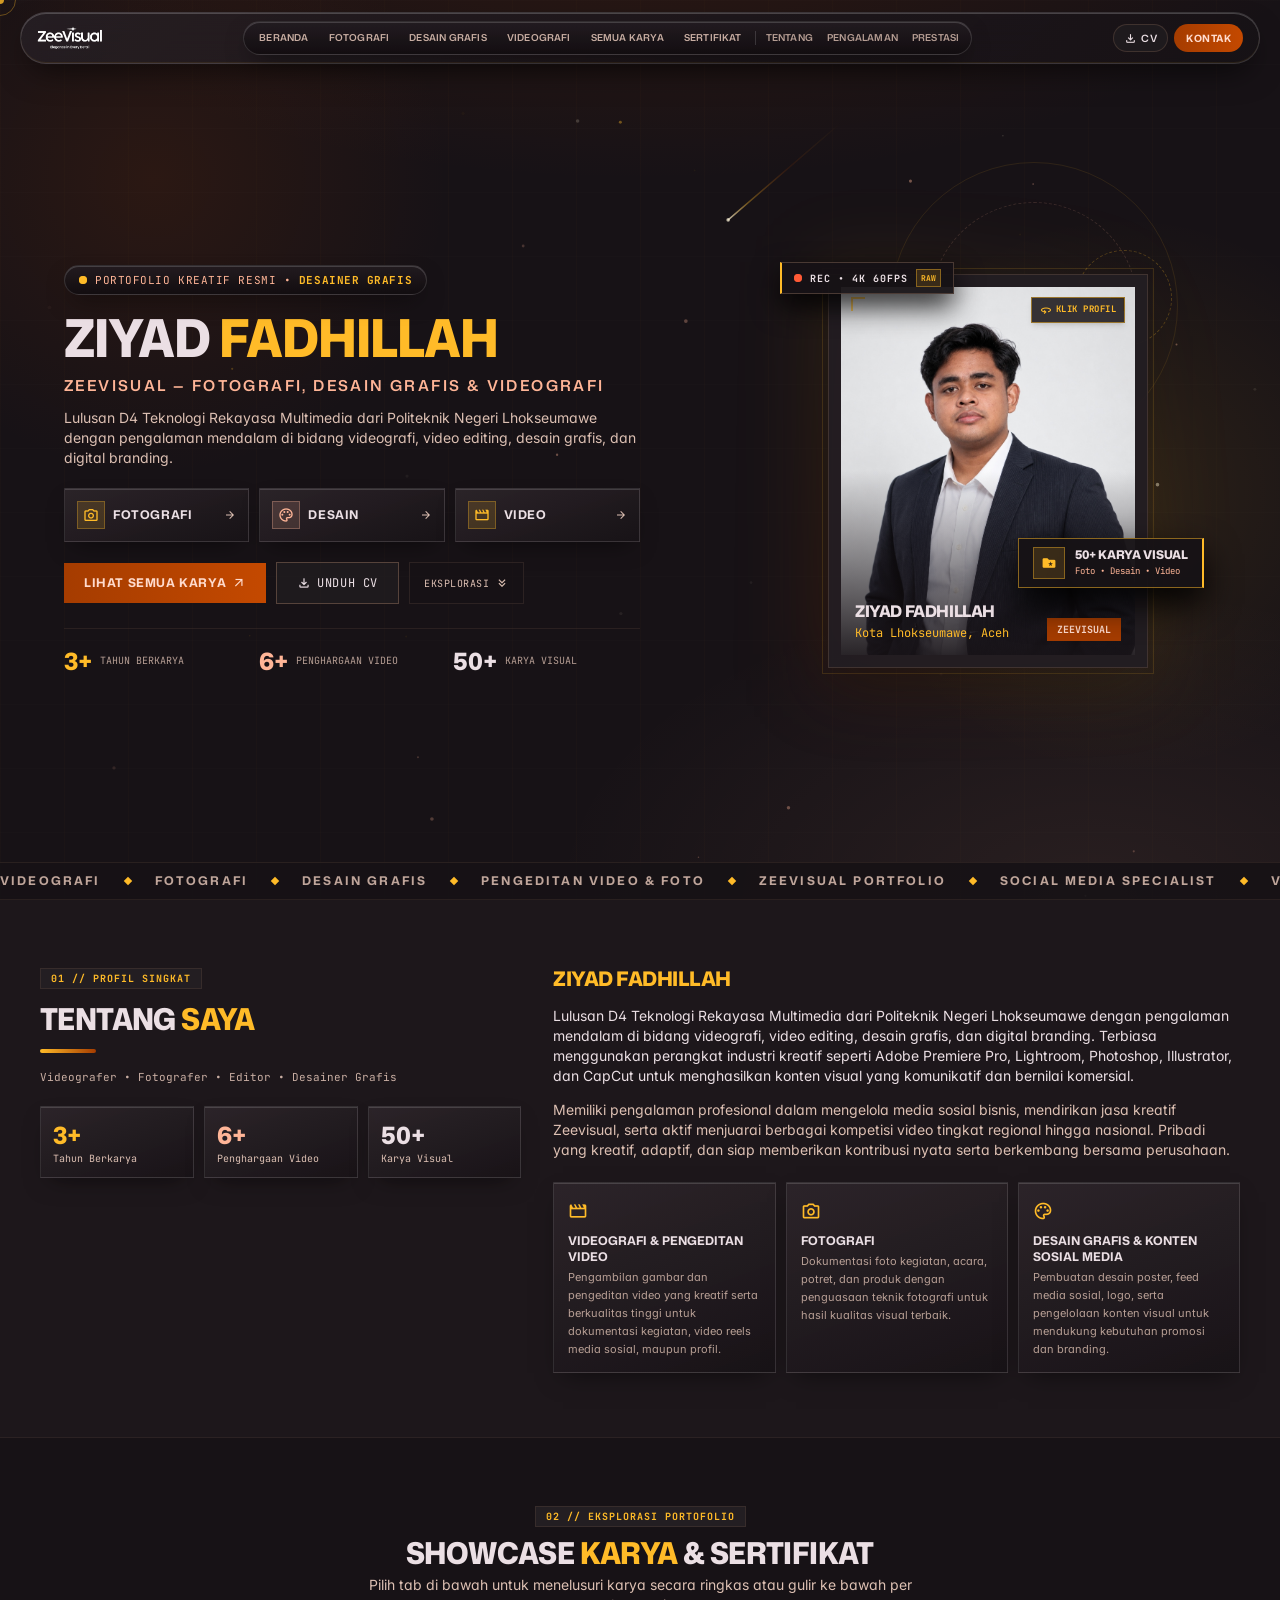
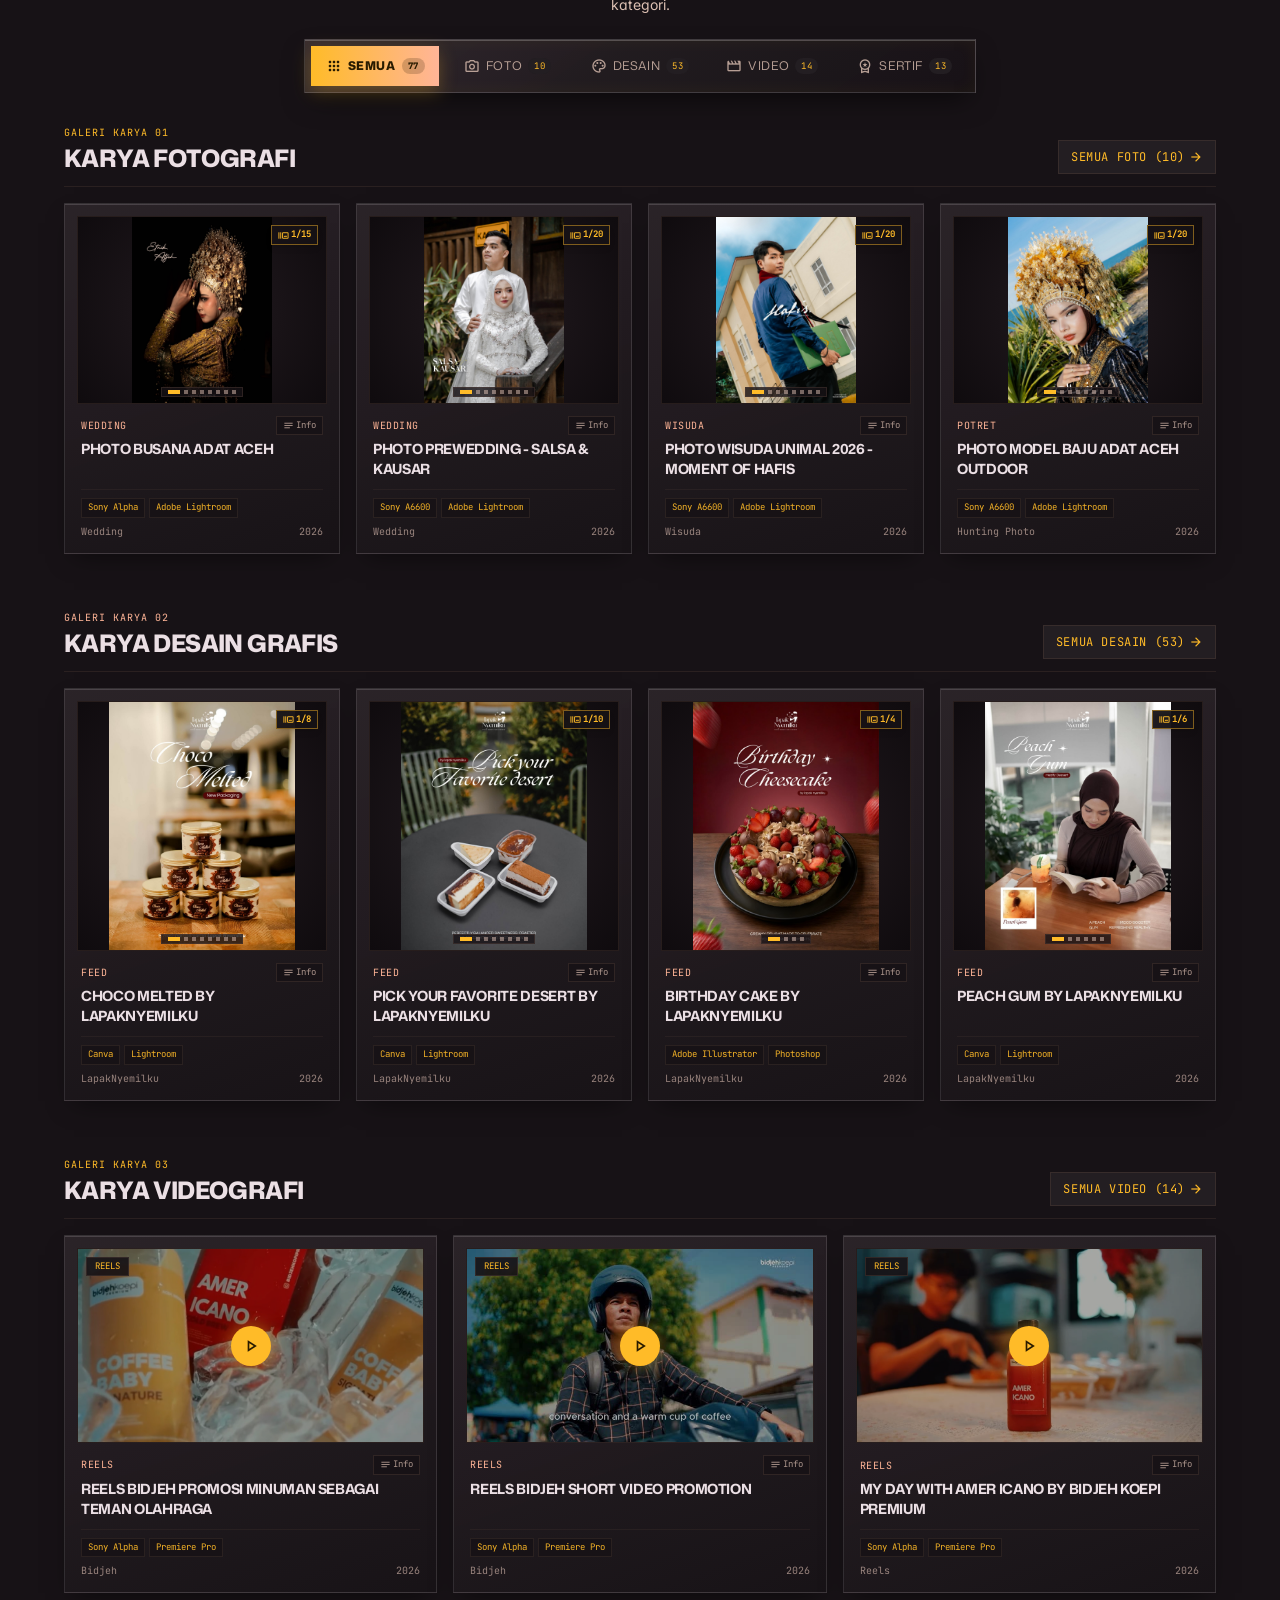
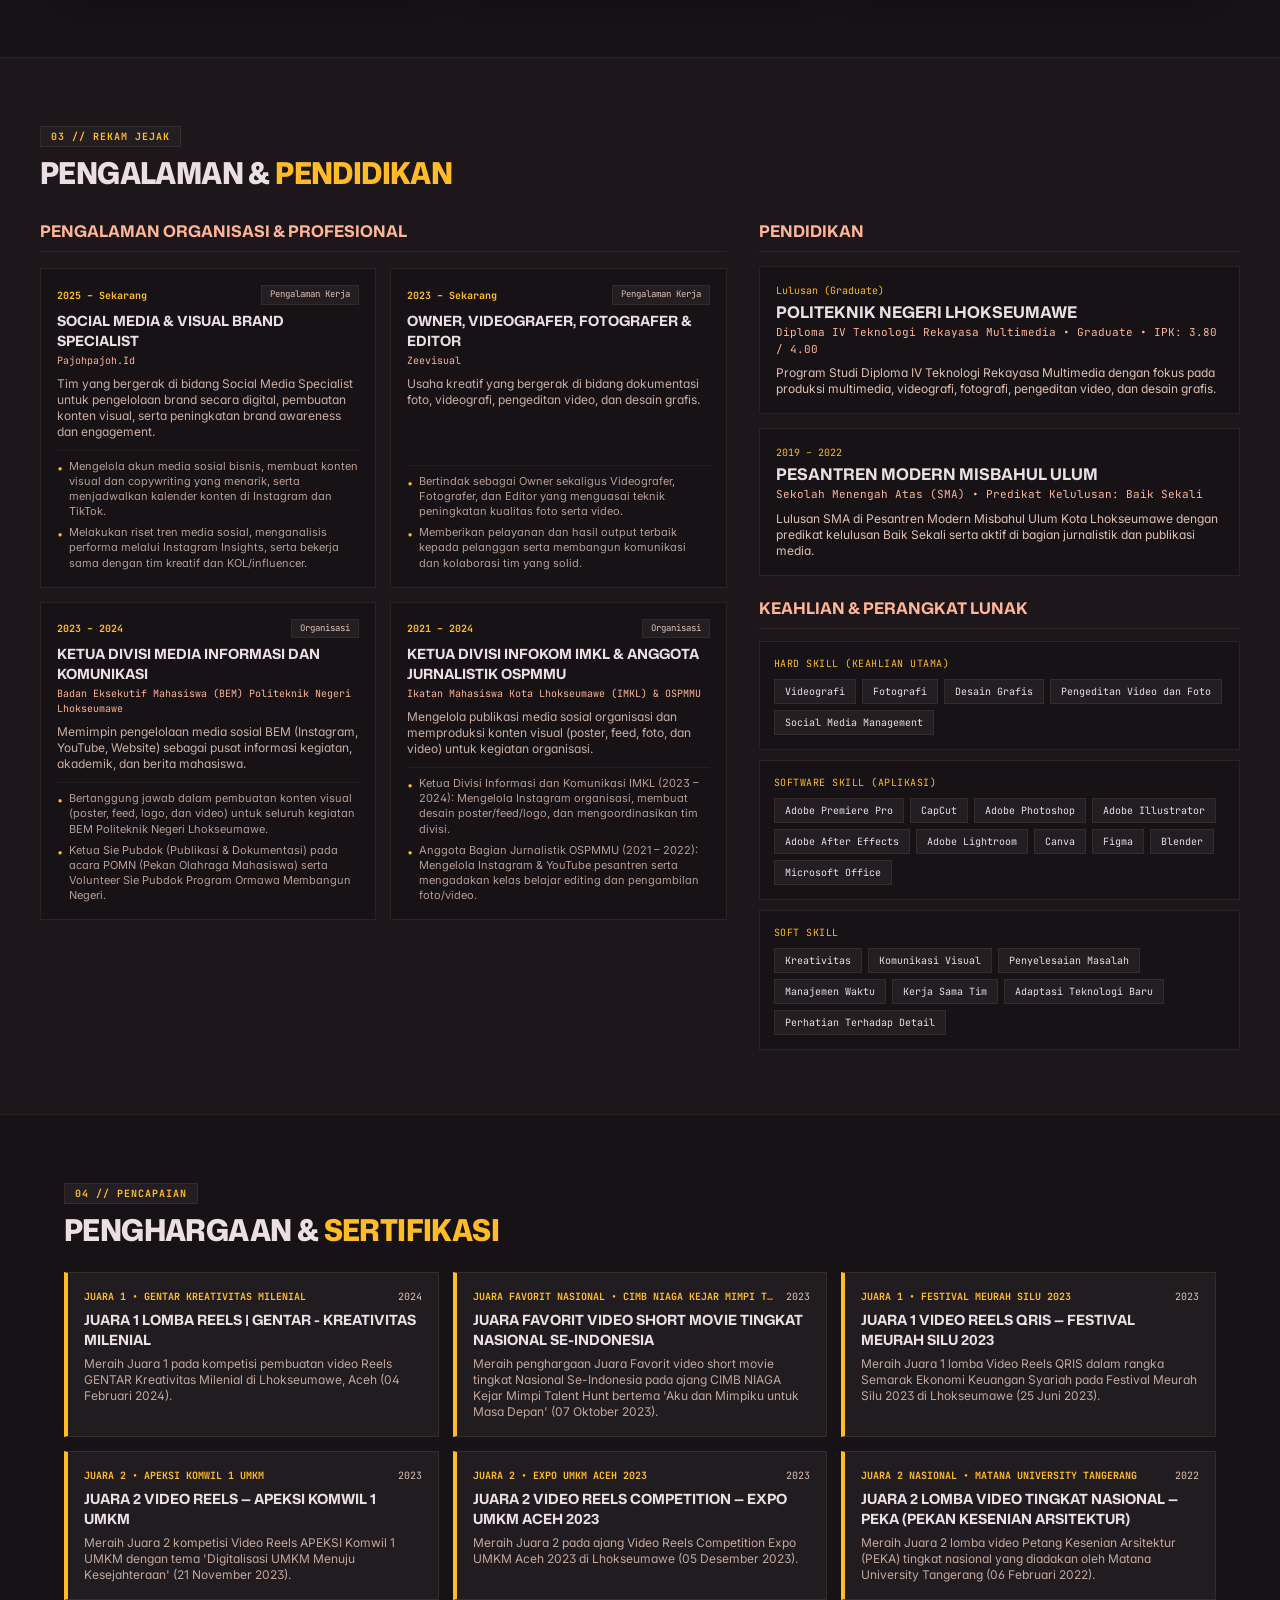
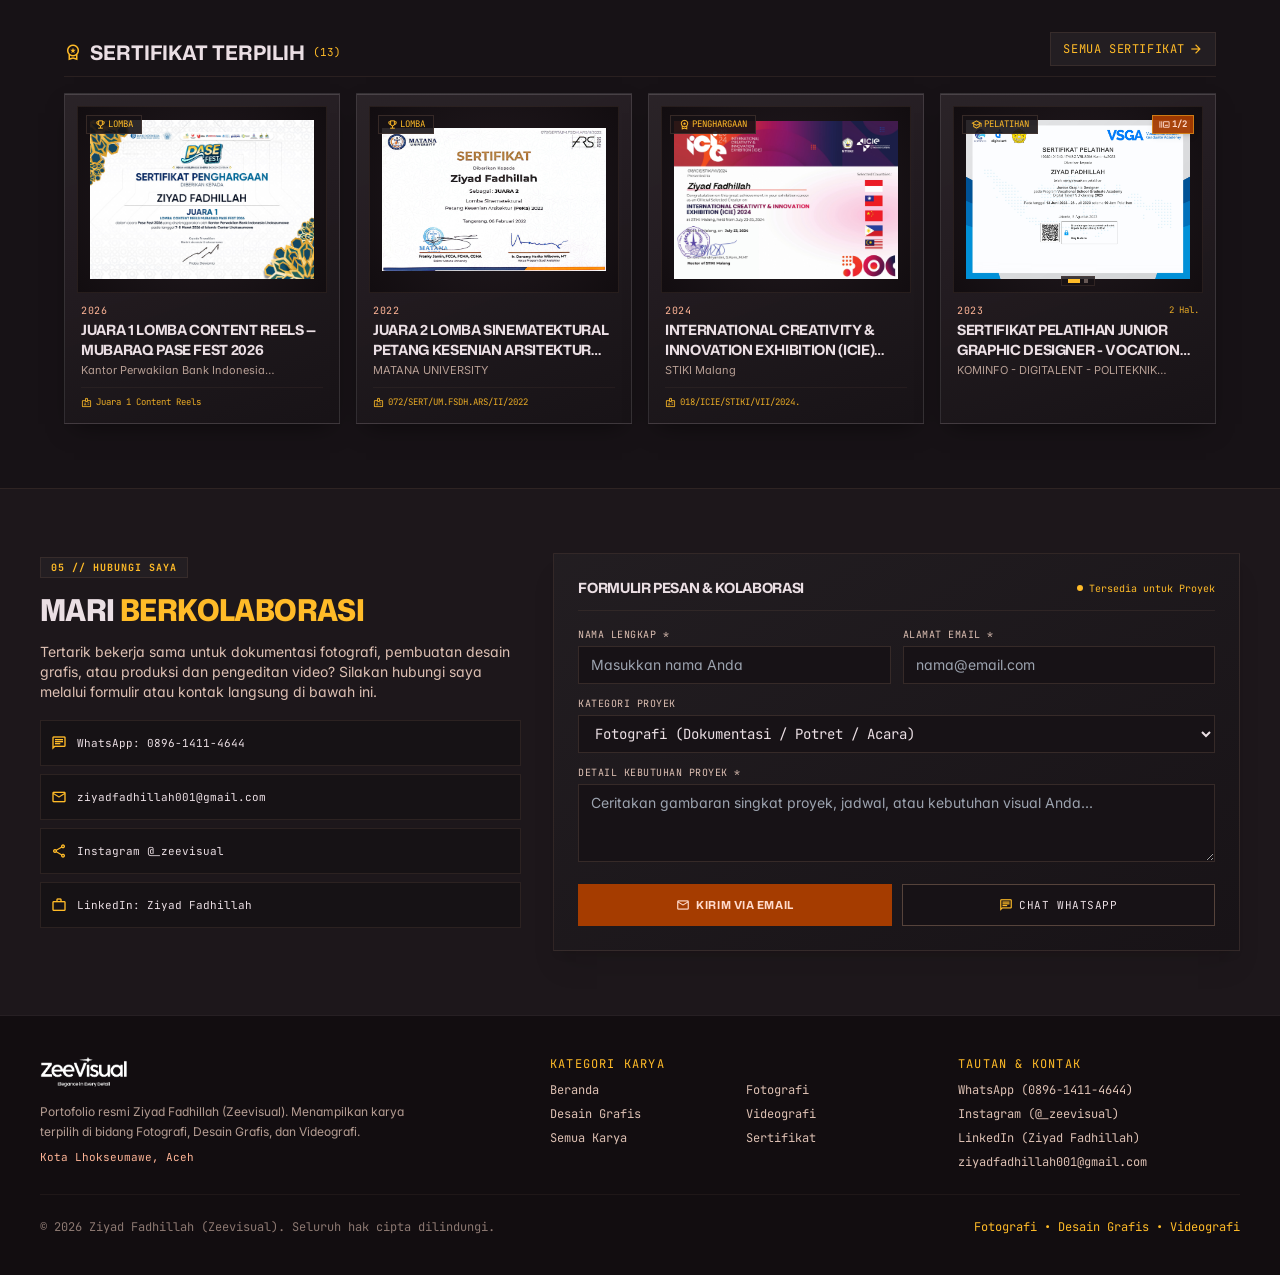
<file: index.html>
<!DOCTYPE html>
<html class="dark" lang="id">
  <head>
    <meta charset="UTF-8" />
    <meta name="viewport" content="width=device-width, initial-scale=1.0" />
    <title>Zeevisual — Ziyad Fadhillah | Portofolio Kreator Multimedia</title>
    <meta name="description" content="Portofolio Ziyad Fadhillah (Zeevisual) — Videografer, Editor Video, Fotografer, dan Desainer Grafis asal Aceh dengan pendekatan sinematik editorial." />
    <link rel="icon" type="image/svg+xml" href="/favicon.svg" />
    <link rel="icon" type="image/png" sizes="64x64" href="/favicon.png" />
    <link rel="apple-touch-icon" sizes="180x180" href="/apple-touch-icon.png" />
    <link rel="preload" as="image" href="/images/logo-zeevisual.png" fetchpriority="high" />
    <link rel="preload" as="image" href="/images/profile/ziyad-fadhillah.jpg" fetchpriority="high" />
    <link rel="preconnect" href="https://fonts.googleapis.com" />
    <link rel="preconnect" href="https://fonts.gstatic.com" crossorigin />
    <link href="https://fonts.googleapis.com/css2?family=Mona+Sans:wdth,wght@75..125,400..900&family=Playfair+Display:wght@600;700&family=Inter:wght@400;500;600;700&family=JetBrains+Mono:wght@400;500;700&display=swap" rel="stylesheet" />
    <link href="https://fonts.googleapis.com/css2?family=Material+Symbols+Outlined:opsz,wght,FILL,GRAD@20..48,100..700,0..1,-50..200" rel="stylesheet" />
    <script type="module" crossorigin src="/assets/index-CEL-lqCl.js"></script>
    <link rel="stylesheet" crossorigin href="/assets/index-_6nsXeo2.css">
  </head>
  <body class="bg-background font-body text-on-surface antialiased selection:bg-primary selection:text-on-primary">
    <div id="root"></div>
  </body>
</html>
</file>
<file: assets/index-_6nsXeo2.css>
*,:before,:after{--tw-border-spacing-x: 0;--tw-border-spacing-y: 0;--tw-translate-x: 0;--tw-translate-y: 0;--tw-rotate: 0;--tw-skew-x: 0;--tw-skew-y: 0;--tw-scale-x: 1;--tw-scale-y: 1;--tw-pan-x: ;--tw-pan-y: ;--tw-pinch-zoom: ;--tw-scroll-snap-strictness: proximity;--tw-gradient-from-position: ;--tw-gradient-via-position: ;--tw-gradient-to-position: ;--tw-ordinal: ;--tw-slashed-zero: ;--tw-numeric-figure: ;--tw-numeric-spacing: ;--tw-numeric-fraction: ;--tw-ring-inset: ;--tw-ring-offset-width: 0px;--tw-ring-offset-color: #fff;--tw-ring-color: rgb(59 130 246 / .5);--tw-ring-offset-shadow: 0 0 #0000;--tw-ring-shadow: 0 0 #0000;--tw-shadow: 0 0 #0000;--tw-shadow-colored: 0 0 #0000;--tw-blur: ;--tw-brightness: ;--tw-contrast: ;--tw-grayscale: ;--tw-hue-rotate: ;--tw-invert: ;--tw-saturate: ;--tw-sepia: ;--tw-drop-shadow: ;--tw-backdrop-blur: ;--tw-backdrop-brightness: ;--tw-backdrop-contrast: ;--tw-backdrop-grayscale: ;--tw-backdrop-hue-rotate: ;--tw-backdrop-invert: ;--tw-backdrop-opacity: ;--tw-backdrop-saturate: ;--tw-backdrop-sepia: ;--tw-contain-size: ;--tw-contain-layout: ;--tw-contain-paint: ;--tw-contain-style: }::backdrop{--tw-border-spacing-x: 0;--tw-border-spacing-y: 0;--tw-translate-x: 0;--tw-translate-y: 0;--tw-rotate: 0;--tw-skew-x: 0;--tw-skew-y: 0;--tw-scale-x: 1;--tw-scale-y: 1;--tw-pan-x: ;--tw-pan-y: ;--tw-pinch-zoom: ;--tw-scroll-snap-strictness: proximity;--tw-gradient-from-position: ;--tw-gradient-via-position: ;--tw-gradient-to-position: ;--tw-ordinal: ;--tw-slashed-zero: ;--tw-numeric-figure: ;--tw-numeric-spacing: ;--tw-numeric-fraction: ;--tw-ring-inset: ;--tw-ring-offset-width: 0px;--tw-ring-offset-color: #fff;--tw-ring-color: rgb(59 130 246 / .5);--tw-ring-offset-shadow: 0 0 #0000;--tw-ring-shadow: 0 0 #0000;--tw-shadow: 0 0 #0000;--tw-shadow-colored: 0 0 #0000;--tw-blur: ;--tw-brightness: ;--tw-contrast: ;--tw-grayscale: ;--tw-hue-rotate: ;--tw-invert: ;--tw-saturate: ;--tw-sepia: ;--tw-drop-shadow: ;--tw-backdrop-blur: ;--tw-backdrop-brightness: ;--tw-backdrop-contrast: ;--tw-backdrop-grayscale: ;--tw-backdrop-hue-rotate: ;--tw-backdrop-invert: ;--tw-backdrop-opacity: ;--tw-backdrop-saturate: ;--tw-backdrop-sepia: ;--tw-contain-size: ;--tw-contain-layout: ;--tw-contain-paint: ;--tw-contain-style: }*,:before,:after{box-sizing:border-box;border-width:0;border-style:solid;border-color:#e5e7eb}:before,:after{--tw-content: ""}html,:host{line-height:1.5;-webkit-text-size-adjust:100%;-moz-tab-size:4;-o-tab-size:4;tab-size:4;font-family:ui-sans-serif,system-ui,sans-serif,"Apple Color Emoji","Segoe UI Emoji",Segoe UI Symbol,"Noto Color Emoji";font-feature-settings:normal;font-variation-settings:normal;-webkit-tap-highlight-color:transparent}body{margin:0;line-height:inherit}hr{height:0;color:inherit;border-top-width:1px}abbr:where([title]){-webkit-text-decoration:underline dotted;text-decoration:underline dotted}h1,h2,h3,h4,h5,h6{font-size:inherit;font-weight:inherit}a{color:inherit;text-decoration:inherit}b,strong{font-weight:bolder}code,kbd,samp,pre{font-family:JetBrains Mono,ui-monospace,monospace;font-feature-settings:normal;font-variation-settings:normal;font-size:1em}small{font-size:80%}sub,sup{font-size:75%;line-height:0;position:relative;vertical-align:baseline}sub{bottom:-.25em}sup{top:-.5em}table{text-indent:0;border-color:inherit;border-collapse:collapse}button,input,optgroup,select,textarea{font-family:inherit;font-feature-settings:inherit;font-variation-settings:inherit;font-size:100%;font-weight:inherit;line-height:inherit;letter-spacing:inherit;color:inherit;margin:0;padding:0}button,select{text-transform:none}button,input:where([type=button]),input:where([type=reset]),input:where([type=submit]){-webkit-appearance:button;background-color:transparent;background-image:none}:-moz-focusring{outline:auto}:-moz-ui-invalid{box-shadow:none}progress{vertical-align:baseline}::-webkit-inner-spin-button,::-webkit-outer-spin-button{height:auto}[type=search]{-webkit-appearance:textfield;outline-offset:-2px}::-webkit-search-decoration{-webkit-appearance:none}::-webkit-file-upload-button{-webkit-appearance:button;font:inherit}summary{display:list-item}blockquote,dl,dd,h1,h2,h3,h4,h5,h6,hr,figure,p,pre{margin:0}fieldset{margin:0;padding:0}legend{padding:0}ol,ul,menu{list-style:none;margin:0;padding:0}dialog{padding:0}textarea{resize:vertical}input::-moz-placeholder,textarea::-moz-placeholder{opacity:1;color:#9ca3af}input::placeholder,textarea::placeholder{opacity:1;color:#9ca3af}button,[role=button]{cursor:pointer}:disabled{cursor:default}img,svg,video,canvas,audio,iframe,embed,object{display:block;vertical-align:middle}img,video{max-width:100%;height:auto}[hidden]:where(:not([hidden=until-found])){display:none}html{scroll-behavior:smooth;color-scheme:dark}html,body{margin:0;padding:0;background-color:#171216;color:#ebdfe5;overflow-x:hidden;font-family:Inter,sans-serif;font-feature-settings:"cv11","ss01";-webkit-font-smoothing:antialiased;-moz-osx-font-smoothing:grayscale;text-rendering:optimizeLegibility}.font-headline{font-variation-settings:"wdth" 100}h1.font-headline,h2.font-headline{font-variation-settings:"wdth" 96}main>:first-child{margin-top:0!important}main>:last-child{margin-bottom:0!important}.pointer-events-none{pointer-events:none}.pointer-events-auto{pointer-events:auto}.fixed{position:fixed}.absolute{position:absolute}.relative{position:relative}.sticky{position:sticky}.-inset-1\.5{top:-.375rem;right:-.375rem;bottom:-.375rem;left:-.375rem}.-inset-3{top:-.75rem;right:-.75rem;bottom:-.75rem;left:-.75rem}.inset-0{top:0;right:0;bottom:0;left:0}.inset-2{top:.5rem;right:.5rem;bottom:.5rem;left:.5rem}.-left-5{left:-1.25rem}.-right-6{right:-1.5rem}.-right-7{right:-1.75rem}.-top-3{top:-.75rem}.-top-6{top:-1.5rem}.bottom-0{bottom:0}.bottom-1\.5{bottom:.375rem}.bottom-14{bottom:3.5rem}.bottom-2{bottom:.5rem}.bottom-3{bottom:.75rem}.bottom-4{bottom:1rem}.bottom-6{bottom:1.5rem}.left-0{left:0}.left-1\.5{left:.375rem}.left-1\/2{left:50%}.left-2{left:.5rem}.left-2\.5{left:.625rem}.left-3{left:.75rem}.left-6{left:1.5rem}.right-0{right:0}.right-1\.5{right:.375rem}.right-2{right:.5rem}.right-2\.5{right:.625rem}.right-3{right:.75rem}.right-4{right:1rem}.right-6{right:1.5rem}.right-\[8\%\]{right:8%}.top-0{top:0}.top-1\.5{top:.375rem}.top-1\/2{top:50%}.top-2{top:.5rem}.top-2\.5{top:.625rem}.top-3{top:.75rem}.top-\[18\%\]{top:18%}.-z-10{z-index:-10}.z-0{z-index:0}.z-10{z-index:10}.z-20{z-index:20}.z-30{z-index:30}.z-40{z-index:40}.z-50{z-index:50}.z-\[10000\]{z-index:10000}.z-\[120\]{z-index:120}.z-\[1\]{z-index:1}.z-\[9998\]{z-index:9998}.z-\[9999\]{z-index:9999}.order-1{order:1}.order-2{order:2}.mx-0\.5{margin-left:.125rem;margin-right:.125rem}.mx-auto{margin-left:auto;margin-right:auto}.my-1{margin-top:.25rem;margin-bottom:.25rem}.my-auto{margin-top:auto;margin-bottom:auto}.-ml-1{margin-left:-.25rem}.-ml-4{margin-left:-1rem}.-mt-1{margin-top:-.25rem}.-mt-4{margin-top:-1rem}.mb-0\.5{margin-bottom:.125rem}.mb-1{margin-bottom:.25rem}.mb-1\.5{margin-bottom:.375rem}.mb-2{margin-bottom:.5rem}.mb-2\.5{margin-bottom:.625rem}.mb-3{margin-bottom:.75rem}.mb-4{margin-bottom:1rem}.mb-5{margin-bottom:1.25rem}.mb-6{margin-bottom:1.5rem}.mb-7{margin-bottom:1.75rem}.mb-8{margin-bottom:2rem}.ml-1{margin-left:.25rem}.mr-1{margin-right:.25rem}.mt-0\.5{margin-top:.125rem}.mt-1{margin-top:.25rem}.mt-2{margin-top:.5rem}.mt-2\.5{margin-top:.625rem}.mt-3{margin-top:.75rem}.mt-5{margin-top:1.25rem}.mt-8{margin-top:2rem}.mt-auto{margin-top:auto}.line-clamp-1{overflow:hidden;display:-webkit-box;-webkit-box-orient:vertical;-webkit-line-clamp:1}.line-clamp-2{overflow:hidden;display:-webkit-box;-webkit-box-orient:vertical;-webkit-line-clamp:2}.line-clamp-4{overflow:hidden;display:-webkit-box;-webkit-box-orient:vertical;-webkit-line-clamp:4}.block{display:block}.inline-block{display:inline-block}.inline{display:inline}.flex{display:flex}.inline-flex{display:inline-flex}.grid{display:grid}.hidden{display:none}.aspect-\[3\/4\]{aspect-ratio:3/4}.aspect-\[4\/3\]{aspect-ratio:4/3}.aspect-\[4\/5\]{aspect-ratio:4/5}.aspect-\[9\/16\]{aspect-ratio:9/16}.aspect-square{aspect-ratio:1 / 1}.aspect-video{aspect-ratio:16 / 9}.h-1{height:.25rem}.h-1\.5{height:.375rem}.h-10{height:2.5rem}.h-11{height:2.75rem}.h-12{height:3rem}.h-14{height:3.5rem}.h-2{height:.5rem}.h-2\.5{height:.625rem}.h-20{height:5rem}.h-24{height:6rem}.h-3{height:.75rem}.h-3\.5{height:.875rem}.h-36{height:9rem}.h-4{height:1rem}.h-40{height:10rem}.h-52{height:13rem}.h-6{height:1.5rem}.h-7{height:1.75rem}.h-72{height:18rem}.h-8{height:2rem}.h-9{height:2.25rem}.h-\[1\.5px\]{height:1.5px}.h-\[340px\]{height:340px}.h-\[58vh\]{height:58vh}.h-full{height:100%}.max-h-72{max-height:18rem}.max-h-\[380px\]{max-height:380px}.max-h-\[460px\]{max-height:460px}.max-h-\[58vh\]{max-height:58vh}.max-h-\[66vh\]{max-height:66vh}.max-h-\[78vh\]{max-height:78vh}.max-h-\[80vh\]{max-height:80vh}.max-h-\[92vh\]{max-height:92vh}.max-h-\[94vh\]{max-height:94vh}.max-h-none{max-height:none}.min-h-\[100dvh\]{min-height:100dvh}.min-h-\[300px\]{min-height:300px}.min-h-\[540px\]{min-height:540px}.min-h-\[80px\]{min-height:80px}.min-h-screen{min-height:100vh}.w-1{width:.25rem}.w-1\.5{width:.375rem}.w-10{width:2.5rem}.w-11{width:2.75rem}.w-12{width:3rem}.w-14{width:3.5rem}.w-16{width:4rem}.w-2{width:.5rem}.w-2\.5{width:.625rem}.w-20{width:5rem}.w-24{width:6rem}.w-28{width:7rem}.w-3{width:.75rem}.w-3\.5{width:.875rem}.w-4{width:1rem}.w-5{width:1.25rem}.w-52{width:13rem}.w-6{width:1.5rem}.w-7{width:1.75rem}.w-72{width:18rem}.w-8{width:2rem}.w-9{width:2.25rem}.w-\[170\%\]{width:170%}.w-\[1px\]{width:1px}.w-\[300px\]{width:300px}.w-\[340px\]{width:340px}.w-auto{width:auto}.w-full{width:100%}.min-w-0{min-width:0px}.min-w-\[64px\]{min-width:64px}.max-w-2xl{max-width:42rem}.max-w-3xl{max-width:48rem}.max-w-5xl{max-width:64rem}.max-w-6xl{max-width:72rem}.max-w-\[1200px\]{max-width:1200px}.max-w-\[1340px\]{max-width:1340px}.max-w-\[1440px\]{max-width:1440px}.max-w-\[248px\]{max-width:248px}.max-w-\[280px\]{max-width:280px}.max-w-\[85\%\]{max-width:85%}.max-w-full{max-width:100%}.max-w-lg{max-width:32rem}.max-w-md{max-width:28rem}.max-w-none{max-width:none}.max-w-sm{max-width:24rem}.max-w-xl{max-width:36rem}.max-w-xs{max-width:20rem}.flex-1{flex:1 1 0%}.shrink-0{flex-shrink:0}.origin-left{transform-origin:left}.-translate-x-1\/2{--tw-translate-x: -50%;transform:translate(var(--tw-translate-x),var(--tw-translate-y)) rotate(var(--tw-rotate)) skew(var(--tw-skew-x)) skewY(var(--tw-skew-y)) scaleX(var(--tw-scale-x)) scaleY(var(--tw-scale-y))}.-translate-x-4{--tw-translate-x: -1rem;transform:translate(var(--tw-translate-x),var(--tw-translate-y)) rotate(var(--tw-rotate)) skew(var(--tw-skew-x)) skewY(var(--tw-skew-y)) scaleX(var(--tw-scale-x)) scaleY(var(--tw-scale-y))}.-translate-y-0\.5{--tw-translate-y: -.125rem;transform:translate(var(--tw-translate-x),var(--tw-translate-y)) rotate(var(--tw-rotate)) skew(var(--tw-skew-x)) skewY(var(--tw-skew-y)) scaleX(var(--tw-scale-x)) scaleY(var(--tw-scale-y))}.-translate-y-1\/2{--tw-translate-y: -50%;transform:translate(var(--tw-translate-x),var(--tw-translate-y)) rotate(var(--tw-rotate)) skew(var(--tw-skew-x)) skewY(var(--tw-skew-y)) scaleX(var(--tw-scale-x)) scaleY(var(--tw-scale-y))}.translate-x-0{--tw-translate-x: 0px;transform:translate(var(--tw-translate-x),var(--tw-translate-y)) rotate(var(--tw-rotate)) skew(var(--tw-skew-x)) skewY(var(--tw-skew-y)) scaleX(var(--tw-scale-x)) scaleY(var(--tw-scale-y))}.translate-x-4{--tw-translate-x: 1rem;transform:translate(var(--tw-translate-x),var(--tw-translate-y)) rotate(var(--tw-rotate)) skew(var(--tw-skew-x)) skewY(var(--tw-skew-y)) scaleX(var(--tw-scale-x)) scaleY(var(--tw-scale-y))}.translate-y-0{--tw-translate-y: 0px;transform:translate(var(--tw-translate-x),var(--tw-translate-y)) rotate(var(--tw-rotate)) skew(var(--tw-skew-x)) skewY(var(--tw-skew-y)) scaleX(var(--tw-scale-x)) scaleY(var(--tw-scale-y))}.translate-y-1\.5{--tw-translate-y: .375rem;transform:translate(var(--tw-translate-x),var(--tw-translate-y)) rotate(var(--tw-rotate)) skew(var(--tw-skew-x)) skewY(var(--tw-skew-y)) scaleX(var(--tw-scale-x)) scaleY(var(--tw-scale-y))}.translate-y-6{--tw-translate-y: 1.5rem;transform:translate(var(--tw-translate-x),var(--tw-translate-y)) rotate(var(--tw-rotate)) skew(var(--tw-skew-x)) skewY(var(--tw-skew-y)) scaleX(var(--tw-scale-x)) scaleY(var(--tw-scale-y))}.rotate-45{--tw-rotate: 45deg;transform:translate(var(--tw-translate-x),var(--tw-translate-y)) rotate(var(--tw-rotate)) skew(var(--tw-skew-x)) skewY(var(--tw-skew-y)) scaleX(var(--tw-scale-x)) scaleY(var(--tw-scale-y))}.scale-0{--tw-scale-x: 0;--tw-scale-y: 0;transform:translate(var(--tw-translate-x),var(--tw-translate-y)) rotate(var(--tw-rotate)) skew(var(--tw-skew-x)) skewY(var(--tw-skew-y)) scaleX(var(--tw-scale-x)) scaleY(var(--tw-scale-y))}.scale-100{--tw-scale-x: 1;--tw-scale-y: 1;transform:translate(var(--tw-translate-x),var(--tw-translate-y)) rotate(var(--tw-rotate)) skew(var(--tw-skew-x)) skewY(var(--tw-skew-y)) scaleX(var(--tw-scale-x)) scaleY(var(--tw-scale-y))}.scale-105{--tw-scale-x: 1.05;--tw-scale-y: 1.05;transform:translate(var(--tw-translate-x),var(--tw-translate-y)) rotate(var(--tw-rotate)) skew(var(--tw-skew-x)) skewY(var(--tw-skew-y)) scaleX(var(--tw-scale-x)) scaleY(var(--tw-scale-y))}.scale-110{--tw-scale-x: 1.1;--tw-scale-y: 1.1;transform:translate(var(--tw-translate-x),var(--tw-translate-y)) rotate(var(--tw-rotate)) skew(var(--tw-skew-x)) skewY(var(--tw-skew-y)) scaleX(var(--tw-scale-x)) scaleY(var(--tw-scale-y))}.scale-125{--tw-scale-x: 1.25;--tw-scale-y: 1.25;transform:translate(var(--tw-translate-x),var(--tw-translate-y)) rotate(var(--tw-rotate)) skew(var(--tw-skew-x)) skewY(var(--tw-skew-y)) scaleX(var(--tw-scale-x)) scaleY(var(--tw-scale-y))}.scale-75{--tw-scale-x: .75;--tw-scale-y: .75;transform:translate(var(--tw-translate-x),var(--tw-translate-y)) rotate(var(--tw-rotate)) skew(var(--tw-skew-x)) skewY(var(--tw-skew-y)) scaleX(var(--tw-scale-x)) scaleY(var(--tw-scale-y))}.scale-95{--tw-scale-x: .95;--tw-scale-y: .95;transform:translate(var(--tw-translate-x),var(--tw-translate-y)) rotate(var(--tw-rotate)) skew(var(--tw-skew-x)) skewY(var(--tw-skew-y)) scaleX(var(--tw-scale-x)) scaleY(var(--tw-scale-y))}.scale-\[1\.02\]{--tw-scale-x: 1.02;--tw-scale-y: 1.02;transform:translate(var(--tw-translate-x),var(--tw-translate-y)) rotate(var(--tw-rotate)) skew(var(--tw-skew-x)) skewY(var(--tw-skew-y)) scaleX(var(--tw-scale-x)) scaleY(var(--tw-scale-y))}.scale-\[1\.03\]{--tw-scale-x: 1.03;--tw-scale-y: 1.03;transform:translate(var(--tw-translate-x),var(--tw-translate-y)) rotate(var(--tw-rotate)) skew(var(--tw-skew-x)) skewY(var(--tw-skew-y)) scaleX(var(--tw-scale-x)) scaleY(var(--tw-scale-y))}.transform{transform:translate(var(--tw-translate-x),var(--tw-translate-y)) rotate(var(--tw-rotate)) skew(var(--tw-skew-x)) skewY(var(--tw-skew-y)) scaleX(var(--tw-scale-x)) scaleY(var(--tw-scale-y))}@keyframes ping{75%,to{transform:scale(2);opacity:0}}.animate-ping{animation:ping 1s cubic-bezier(0,0,.2,1) infinite}@keyframes pulse{50%{opacity:.5}}.animate-pulse{animation:pulse 2s cubic-bezier(.4,0,.6,1) infinite}@keyframes spin{to{transform:rotate(360deg)}}.animate-spin{animation:spin 1s linear infinite}.cursor-default{cursor:default}.cursor-grab{cursor:grab}.cursor-pointer{cursor:pointer}.cursor-zoom-in{cursor:zoom-in}.cursor-zoom-out{cursor:zoom-out}.select-none{-webkit-user-select:none;-moz-user-select:none;user-select:none}.resize-y{resize:vertical}.resize{resize:both}.grid-cols-1{grid-template-columns:repeat(1,minmax(0,1fr))}.grid-cols-2{grid-template-columns:repeat(2,minmax(0,1fr))}.grid-cols-3{grid-template-columns:repeat(3,minmax(0,1fr))}.grid-cols-5{grid-template-columns:repeat(5,minmax(0,1fr))}.flex-col{flex-direction:column}.flex-wrap{flex-wrap:wrap}.content-start{align-content:flex-start}.items-start{align-items:flex-start}.items-end{align-items:flex-end}.items-center{align-items:center}.items-stretch{align-items:stretch}.justify-end{justify-content:flex-end}.justify-center{justify-content:center}.justify-between{justify-content:space-between}.gap-0\.5{gap:.125rem}.gap-1{gap:.25rem}.gap-1\.5{gap:.375rem}.gap-2{gap:.5rem}.gap-2\.5{gap:.625rem}.gap-3{gap:.75rem}.gap-3\.5{gap:.875rem}.gap-4{gap:1rem}.gap-5{gap:1.25rem}.gap-6{gap:1.5rem}.gap-8{gap:2rem}.space-y-1>:not([hidden])~:not([hidden]){--tw-space-y-reverse: 0;margin-top:calc(.25rem * calc(1 - var(--tw-space-y-reverse)));margin-bottom:calc(.25rem * var(--tw-space-y-reverse))}.space-y-1\.5>:not([hidden])~:not([hidden]){--tw-space-y-reverse: 0;margin-top:calc(.375rem * calc(1 - var(--tw-space-y-reverse)));margin-bottom:calc(.375rem * var(--tw-space-y-reverse))}.space-y-10>:not([hidden])~:not([hidden]){--tw-space-y-reverse: 0;margin-top:calc(2.5rem * calc(1 - var(--tw-space-y-reverse)));margin-bottom:calc(2.5rem * var(--tw-space-y-reverse))}.space-y-12>:not([hidden])~:not([hidden]){--tw-space-y-reverse: 0;margin-top:calc(3rem * calc(1 - var(--tw-space-y-reverse)));margin-bottom:calc(3rem * var(--tw-space-y-reverse))}.space-y-2>:not([hidden])~:not([hidden]){--tw-space-y-reverse: 0;margin-top:calc(.5rem * calc(1 - var(--tw-space-y-reverse)));margin-bottom:calc(.5rem * var(--tw-space-y-reverse))}.space-y-2\.5>:not([hidden])~:not([hidden]){--tw-space-y-reverse: 0;margin-top:calc(.625rem * calc(1 - var(--tw-space-y-reverse)));margin-bottom:calc(.625rem * var(--tw-space-y-reverse))}.space-y-3>:not([hidden])~:not([hidden]){--tw-space-y-reverse: 0;margin-top:calc(.75rem * calc(1 - var(--tw-space-y-reverse)));margin-bottom:calc(.75rem * var(--tw-space-y-reverse))}.space-y-3\.5>:not([hidden])~:not([hidden]){--tw-space-y-reverse: 0;margin-top:calc(.875rem * calc(1 - var(--tw-space-y-reverse)));margin-bottom:calc(.875rem * var(--tw-space-y-reverse))}.space-y-4>:not([hidden])~:not([hidden]){--tw-space-y-reverse: 0;margin-top:calc(1rem * calc(1 - var(--tw-space-y-reverse)));margin-bottom:calc(1rem * var(--tw-space-y-reverse))}.space-y-5>:not([hidden])~:not([hidden]){--tw-space-y-reverse: 0;margin-top:calc(1.25rem * calc(1 - var(--tw-space-y-reverse)));margin-bottom:calc(1.25rem * var(--tw-space-y-reverse))}.space-y-6>:not([hidden])~:not([hidden]){--tw-space-y-reverse: 0;margin-top:calc(1.5rem * calc(1 - var(--tw-space-y-reverse)));margin-bottom:calc(1.5rem * var(--tw-space-y-reverse))}.space-y-8>:not([hidden])~:not([hidden]){--tw-space-y-reverse: 0;margin-top:calc(2rem * calc(1 - var(--tw-space-y-reverse)));margin-bottom:calc(2rem * var(--tw-space-y-reverse))}.divide-y>:not([hidden])~:not([hidden]){--tw-divide-y-reverse: 0;border-top-width:calc(1px * calc(1 - var(--tw-divide-y-reverse)));border-bottom-width:calc(1px * var(--tw-divide-y-reverse))}.divide-\[\#56433b\]\/30>:not([hidden])~:not([hidden]){border-color:#56433b4d}.self-start{align-self:flex-start}.self-end{align-self:flex-end}.overflow-auto{overflow:auto}.overflow-hidden{overflow:hidden}.overflow-x-auto{overflow-x:auto}.overflow-y-auto{overflow-y:auto}.overflow-x-hidden{overflow-x:hidden}.truncate{overflow:hidden;text-overflow:ellipsis;white-space:nowrap}.whitespace-nowrap{white-space:nowrap}.whitespace-pre-line{white-space:pre-line}.break-words{overflow-wrap:break-word}.break-all{word-break:break-all}.rounded,.rounded-2xl{border-radius:0}.rounded-3xl{border-radius:1.5rem}.rounded-full{border-radius:9999px}.rounded-lg,.rounded-md,.rounded-xl{border-radius:0}.rounded-bl{border-bottom-left-radius:0}.rounded-br{border-bottom-right-radius:0}.rounded-tl{border-top-left-radius:0}.rounded-tr{border-top-right-radius:0}.border{border-width:1px}.border-2{border-width:2px}.border-y{border-top-width:1px;border-bottom-width:1px}.border-b{border-bottom-width:1px}.border-b-2{border-bottom-width:2px}.border-l-2{border-left-width:2px}.border-l-4{border-left-width:4px}.border-r-2{border-right-width:2px}.border-t{border-top-width:1px}.border-t-2{border-top-width:2px}.border-dashed{border-style:dashed}.border-\[\#3a3337\]\/50{border-color:#3a333780}.border-\[\#56433b\]{--tw-border-opacity: 1;border-color:rgb(86 67 59 / var(--tw-border-opacity, 1))}.border-\[\#56433b\]\/20{border-color:#56433b33}.border-\[\#56433b\]\/25{border-color:#56433b40}.border-\[\#56433b\]\/30{border-color:#56433b4d}.border-\[\#56433b\]\/35{border-color:#56433b59}.border-\[\#56433b\]\/40{border-color:#56433b66}.border-\[\#56433b\]\/50{border-color:#56433b80}.border-\[\#56433b\]\/60{border-color:#56433b99}.border-\[\#56433b\]\/70{border-color:#56433bb3}.border-\[\#56433b\]\/80{border-color:#56433bcc}.border-\[\#a53c00\]\/60{border-color:#a53c0099}.border-\[\#ffb597\]\/15{border-color:#ffb59726}.border-\[\#ffb597\]\/25{border-color:#ffb59740}.border-\[\#ffb597\]\/30{border-color:#ffb5974d}.border-\[\#ffb597\]\/40{border-color:#ffb59766}.border-\[\#ffb597\]\/50{border-color:#ffb59780}.border-\[\#ffbb28\]{--tw-border-opacity: 1;border-color:rgb(255 187 40 / var(--tw-border-opacity, 1))}.border-\[\#ffbb28\]\/10{border-color:#ffbb281a}.border-\[\#ffbb28\]\/15{border-color:#ffbb2826}.border-\[\#ffbb28\]\/25{border-color:#ffbb2840}.border-\[\#ffbb28\]\/30{border-color:#ffbb284d}.border-\[\#ffbb28\]\/35{border-color:#ffbb2859}.border-\[\#ffbb28\]\/40{border-color:#ffbb2866}.border-\[\#ffbb28\]\/45{border-color:#ffbb2873}.border-\[\#ffbb28\]\/50{border-color:#ffbb2880}.border-\[\#ffbb28\]\/60{border-color:#ffbb2899}.border-\[\#ffbb28\]\/70{border-color:#ffbb28b3}.border-\[\#ffbb28\]\/80{border-color:#ffbb28cc}.border-\[\#ffbb28\]\/90{border-color:#ffbb28e6}.border-emerald-500\/40{border-color:#10b98166}.border-red-400{--tw-border-opacity: 1;border-color:rgb(248 113 113 / var(--tw-border-opacity, 1))}.border-red-500\/40{border-color:#ef444466}.border-red-500\/50{border-color:#ef444480}.border-transparent{border-color:transparent}.border-white\/20{border-color:#fff3}.border-l-\[\#ffbb28\]{--tw-border-opacity: 1;border-left-color:rgb(255 187 40 / var(--tw-border-opacity, 1))}.border-r-\[\#ffbb28\]{--tw-border-opacity: 1;border-right-color:rgb(255 187 40 / var(--tw-border-opacity, 1))}.bg-\[\#0b080a\]{--tw-bg-opacity: 1;background-color:rgb(11 8 10 / var(--tw-bg-opacity, 1))}.bg-\[\#0f0b0e\]{--tw-bg-opacity: 1;background-color:rgb(15 11 14 / var(--tw-bg-opacity, 1))}.bg-\[\#120d10\]{--tw-bg-opacity: 1;background-color:rgb(18 13 16 / var(--tw-bg-opacity, 1))}.bg-\[\#171216\]{--tw-bg-opacity: 1;background-color:rgb(23 18 22 / var(--tw-bg-opacity, 1))}.bg-\[\#171216\]\/70{background-color:#171216b3}.bg-\[\#171216\]\/80{background-color:#171216cc}.bg-\[\#171216\]\/85{background-color:#171216d9}.bg-\[\#171216\]\/90{background-color:#171216e6}.bg-\[\#171216\]\/95{background-color:#171216f2}.bg-\[\#201a1e\]\/75{background-color:#201a1ebf}.bg-\[\#231e22\]{--tw-bg-opacity: 1;background-color:rgb(35 30 34 / var(--tw-bg-opacity, 1))}.bg-\[\#231e22\]\/50{background-color:#231e2280}.bg-\[\#231e22\]\/60{background-color:#231e2299}.bg-\[\#231e22\]\/70{background-color:#231e22b3}.bg-\[\#231e22\]\/75{background-color:#231e22bf}.bg-\[\#231e22\]\/80{background-color:#231e22cc}.bg-\[\#231e22\]\/90{background-color:#231e22e6}.bg-\[\#231e22\]\/95{background-color:#231e22f2}.bg-\[\#281b00\]\/20{background-color:#281b0033}.bg-\[\#281f24\]{--tw-bg-opacity: 1;background-color:rgb(40 31 36 / var(--tw-bg-opacity, 1))}.bg-\[\#56433b\]{--tw-bg-opacity: 1;background-color:rgb(86 67 59 / var(--tw-bg-opacity, 1))}.bg-\[\#a53c00\]{--tw-bg-opacity: 1;background-color:rgb(165 60 0 / var(--tw-bg-opacity, 1))}.bg-\[\#a53c00\]\/25{background-color:#a53c0040}.bg-\[\#a53c00\]\/30{background-color:#a53c004d}.bg-\[\#a53c00\]\/90{background-color:#a53c00e6}.bg-\[\#a53c00\]\/95{background-color:#a53c00f2}.bg-\[\#ddc0b3\]\/35{background-color:#ddc0b359}.bg-\[\#ddc0b3\]\/40{background-color:#ddc0b366}.bg-\[\#ddc0b3\]\/50{background-color:#ddc0b380}.bg-\[\#ff5a36\]{--tw-bg-opacity: 1;background-color:rgb(255 90 54 / var(--tw-bg-opacity, 1))}.bg-\[\#ffb597\]\/15{background-color:#ffb59726}.bg-\[\#ffbb28\]{--tw-bg-opacity: 1;background-color:rgb(255 187 40 / var(--tw-bg-opacity, 1))}.bg-\[\#ffbb28\]\/10{background-color:#ffbb281a}.bg-\[\#ffbb28\]\/15{background-color:#ffbb2826}.bg-\[\#ffbb28\]\/20{background-color:#ffbb2833}.bg-\[\#ffbb28\]\/80{background-color:#ffbb28cc}.bg-background{--tw-bg-opacity: 1;background-color:rgb(23 18 22 / var(--tw-bg-opacity, 1))}.bg-black{--tw-bg-opacity: 1;background-color:rgb(0 0 0 / var(--tw-bg-opacity, 1))}.bg-black\/0{background-color:#0000}.bg-black\/30{background-color:#0000004d}.bg-black\/40{background-color:#0006}.bg-black\/75{background-color:#000000bf}.bg-black\/90{background-color:#000000e6}.bg-emerald-400{--tw-bg-opacity: 1;background-color:rgb(52 211 153 / var(--tw-bg-opacity, 1))}.bg-emerald-950\/50{background-color:#022c2280}.bg-emerald-950\/90{background-color:#022c22e6}.bg-red-950{--tw-bg-opacity: 1;background-color:rgb(69 10 10 / var(--tw-bg-opacity, 1))}.bg-red-950\/50{background-color:#450a0a80}.bg-red-950\/60{background-color:#450a0a99}.bg-transparent{background-color:transparent}.bg-white{--tw-bg-opacity: 1;background-color:rgb(255 255 255 / var(--tw-bg-opacity, 1))}.bg-white\/15{background-color:#ffffff26}.bg-gradient-to-br{background-image:linear-gradient(to bottom right,var(--tw-gradient-stops))}.bg-gradient-to-r{background-image:linear-gradient(to right,var(--tw-gradient-stops))}.bg-gradient-to-t{background-image:linear-gradient(to top,var(--tw-gradient-stops))}.bg-gradient-to-tr{background-image:linear-gradient(to top right,var(--tw-gradient-stops))}.from-\[\#171216\]\/90{--tw-gradient-from: rgb(23 18 22 / .9) var(--tw-gradient-from-position);--tw-gradient-to: rgb(23 18 22 / 0) var(--tw-gradient-to-position);--tw-gradient-stops: var(--tw-gradient-from), var(--tw-gradient-to)}.from-\[\#231e22\]\/95{--tw-gradient-from: rgb(35 30 34 / .95) var(--tw-gradient-from-position);--tw-gradient-to: rgb(35 30 34 / 0) var(--tw-gradient-to-position);--tw-gradient-stops: var(--tw-gradient-from), var(--tw-gradient-to)}.from-\[\#2b2226\]{--tw-gradient-from: #2b2226 var(--tw-gradient-from-position);--tw-gradient-to: rgb(43 34 38 / 0) var(--tw-gradient-to-position);--tw-gradient-stops: var(--tw-gradient-from), var(--tw-gradient-to)}.from-\[\#a53c00\]{--tw-gradient-from: #a53c00 var(--tw-gradient-from-position);--tw-gradient-to: rgb(165 60 0 / 0) var(--tw-gradient-to-position);--tw-gradient-stops: var(--tw-gradient-from), var(--tw-gradient-to)}.from-\[\#a53c00\]\/20{--tw-gradient-from: rgb(165 60 0 / .2) var(--tw-gradient-from-position);--tw-gradient-to: rgb(165 60 0 / 0) var(--tw-gradient-to-position);--tw-gradient-stops: var(--tw-gradient-from), var(--tw-gradient-to)}.from-\[\#ffbb28\]{--tw-gradient-from: #ffbb28 var(--tw-gradient-from-position);--tw-gradient-to: rgb(255 187 40 / 0) var(--tw-gradient-to-position);--tw-gradient-stops: var(--tw-gradient-from), var(--tw-gradient-to)}.from-\[\#ffbb28\]\/25{--tw-gradient-from: rgb(255 187 40 / .25) var(--tw-gradient-from-position);--tw-gradient-to: rgb(255 187 40 / 0) var(--tw-gradient-to-position);--tw-gradient-stops: var(--tw-gradient-from), var(--tw-gradient-to)}.via-\[\#1b1519\]{--tw-gradient-to: rgb(27 21 25 / 0) var(--tw-gradient-to-position);--tw-gradient-stops: var(--tw-gradient-from), #1b1519 var(--tw-gradient-via-position), var(--tw-gradient-to)}.via-\[\#ffbb28\]{--tw-gradient-to: rgb(255 187 40 / 0) var(--tw-gradient-to-position);--tw-gradient-stops: var(--tw-gradient-from), #ffbb28 var(--tw-gradient-via-position), var(--tw-gradient-to)}.via-\[\#ffbb28\]\/10{--tw-gradient-to: rgb(255 187 40 / 0) var(--tw-gradient-to-position);--tw-gradient-stops: var(--tw-gradient-from), rgb(255 187 40 / .1) var(--tw-gradient-via-position), var(--tw-gradient-to)}.via-transparent{--tw-gradient-to: rgb(0 0 0 / 0) var(--tw-gradient-to-position);--tw-gradient-stops: var(--tw-gradient-from), transparent var(--tw-gradient-via-position), var(--tw-gradient-to)}.to-\[\#120d10\]{--tw-gradient-to: #120d10 var(--tw-gradient-to-position)}.to-\[\#181317\]\/95{--tw-gradient-to: rgb(24 19 23 / .95) var(--tw-gradient-to-position)}.to-\[\#a53c00\]{--tw-gradient-to: #a53c00 var(--tw-gradient-to-position)}.to-\[\#c44900\]{--tw-gradient-to: #c44900 var(--tw-gradient-to-position)}.to-\[\#ffb597\]{--tw-gradient-to: #ffb597 var(--tw-gradient-to-position)}.to-\[\#ffb597\]\/20{--tw-gradient-to: rgb(255 181 151 / .2) var(--tw-gradient-to-position)}.to-transparent{--tw-gradient-to: transparent var(--tw-gradient-to-position)}.object-contain{-o-object-fit:contain;object-fit:contain}.object-cover{-o-object-fit:cover;object-fit:cover}.object-top{-o-object-position:top;object-position:top}.p-0\.5{padding:.125rem}.p-1{padding:.25rem}.p-1\.5{padding:.375rem}.p-2{padding:.5rem}.p-2\.5{padding:.625rem}.p-3{padding:.75rem}.p-3\.5{padding:.875rem}.p-4{padding:1rem}.p-5{padding:1.25rem}.p-6{padding:1.5rem}.p-7{padding:1.75rem}.p-8{padding:2rem}.px-1{padding-left:.25rem;padding-right:.25rem}.px-1\.5{padding-left:.375rem;padding-right:.375rem}.px-2{padding-left:.5rem;padding-right:.5rem}.px-2\.5{padding-left:.625rem;padding-right:.625rem}.px-3{padding-left:.75rem;padding-right:.75rem}.px-3\.5{padding-left:.875rem;padding-right:.875rem}.px-4{padding-left:1rem;padding-right:1rem}.px-5{padding-left:1.25rem;padding-right:1.25rem}.px-6{padding-left:1.5rem;padding-right:1.5rem}.px-8{padding-left:2rem;padding-right:2rem}.py-0\.5{padding-top:.125rem;padding-bottom:.125rem}.py-1{padding-top:.25rem;padding-bottom:.25rem}.py-1\.5{padding-top:.375rem;padding-bottom:.375rem}.py-12{padding-top:3rem;padding-bottom:3rem}.py-14{padding-top:3.5rem;padding-bottom:3.5rem}.py-16{padding-top:4rem;padding-bottom:4rem}.py-2{padding-top:.5rem;padding-bottom:.5rem}.py-2\.5{padding-top:.625rem;padding-bottom:.625rem}.py-3{padding-top:.75rem;padding-bottom:.75rem}.py-3\.5{padding-top:.875rem;padding-bottom:.875rem}.py-4{padding-top:1rem;padding-bottom:1rem}.py-5{padding-top:1.25rem;padding-bottom:1.25rem}.py-6{padding-top:1.5rem;padding-bottom:1.5rem}.py-8{padding-top:2rem;padding-bottom:2rem}.pb-0\.5{padding-bottom:.125rem}.pb-1{padding-bottom:.25rem}.pb-1\.5{padding-bottom:.375rem}.pb-16{padding-bottom:4rem}.pb-2{padding-bottom:.5rem}.pb-2\.5{padding-bottom:.625rem}.pb-20{padding-bottom:5rem}.pb-3{padding-bottom:.75rem}.pb-4{padding-bottom:1rem}.pb-5{padding-bottom:1.25rem}.pl-2\.5{padding-left:.625rem}.pl-4{padding-left:1rem}.pl-9{padding-left:2.25rem}.pr-11{padding-right:2.75rem}.pr-2{padding-right:.5rem}.pr-3\.5{padding-right:.875rem}.pt-0\.5{padding-top:.125rem}.pt-1{padding-top:.25rem}.pt-1\.5{padding-top:.375rem}.pt-16{padding-top:4rem}.pt-2{padding-top:.5rem}.pt-2\.5{padding-top:.625rem}.pt-20{padding-top:5rem}.pt-24{padding-top:6rem}.pt-3{padding-top:.75rem}.pt-4{padding-top:1rem}.pt-6{padding-top:1.5rem}.text-center{text-align:center}.text-right{text-align:right}.font-body{font-family:Inter,sans-serif}.font-headline{font-family:Mona Sans,Inter,sans-serif}.font-mono{font-family:JetBrains Mono,ui-monospace,monospace}.text-2xl{font-size:1.5rem;line-height:2rem}.text-3xl{font-size:1.875rem;line-height:2.25rem}.text-4xl{font-size:2.25rem;line-height:2.5rem}.text-5xl{font-size:3rem;line-height:1}.text-6xl{font-size:3.75rem;line-height:1}.text-\[10\.5px\]{font-size:10.5px}.text-\[10px\]{font-size:10px}.text-\[11px\]{font-size:11px}.text-\[12px\]{font-size:12px}.text-\[13px\]{font-size:13px}.text-\[30px\]{font-size:30px}.text-\[7\.5px\]{font-size:7.5px}.text-\[7px\]{font-size:7px}.text-\[8\.5px\]{font-size:8.5px}.text-\[8px\]{font-size:8px}.text-\[9\.5px\]{font-size:9.5px}.text-\[9px\]{font-size:9px}.text-base{font-size:1rem;line-height:1.5rem}.text-lg{font-size:1.125rem;line-height:1.75rem}.text-sm{font-size:.875rem;line-height:1.25rem}.text-xl{font-size:1.25rem;line-height:1.75rem}.text-xs{font-size:.75rem;line-height:1rem}.font-bold{font-weight:700}.font-extrabold{font-weight:800}.font-semibold{font-weight:600}.uppercase{text-transform:uppercase}.leading-\[1\.02\]{line-height:1.02}.leading-none{line-height:1}.leading-relaxed{line-height:1.625}.leading-snug{line-height:1.375}.leading-tight{line-height:1.25}.tracking-\[-0\.02em\]{letter-spacing:-.02em}.tracking-\[0\.02em\]{letter-spacing:.02em}.tracking-\[0\.04em\]{letter-spacing:.04em}.tracking-\[0\.16em\]{letter-spacing:.16em}.tracking-\[0\.18em\]{letter-spacing:.18em}.tracking-\[0\.2em\]{letter-spacing:.2em}.tracking-normal{letter-spacing:0em}.tracking-tight{letter-spacing:-.025em}.tracking-wider{letter-spacing:.05em}.tracking-widest{letter-spacing:.1em}.text-\[\#281b00\]{--tw-text-opacity: 1;color:rgb(40 27 0 / var(--tw-text-opacity, 1))}.text-\[\#56433b\]{--tw-text-opacity: 1;color:rgb(86 67 59 / var(--tw-text-opacity, 1))}.text-\[\#ddc0b3\]{--tw-text-opacity: 1;color:rgb(221 192 179 / var(--tw-text-opacity, 1))}.text-\[\#ddc0b3\]\/40{color:#ddc0b366}.text-\[\#ddc0b3\]\/60{color:#ddc0b399}.text-\[\#ddc0b3\]\/65{color:#ddc0b3a6}.text-\[\#ddc0b3\]\/70{color:#ddc0b3b3}.text-\[\#ddc0b3\]\/75{color:#ddc0b3bf}.text-\[\#ddc0b3\]\/80{color:#ddc0b3cc}.text-\[\#ddc0b3\]\/85{color:#ddc0b3d9}.text-\[\#ddc0b3\]\/90{color:#ddc0b3e6}.text-\[\#ebdfe4\]{--tw-text-opacity: 1;color:rgb(235 223 228 / var(--tw-text-opacity, 1))}.text-\[\#ebdfe4\]\/90{color:#ebdfe4e6}.text-\[\#ffb597\]{--tw-text-opacity: 1;color:rgb(255 181 151 / var(--tw-text-opacity, 1))}.text-\[\#ffb597\]\/80{color:#ffb597cc}.text-\[\#ffbb28\]{--tw-text-opacity: 1;color:rgb(255 187 40 / var(--tw-text-opacity, 1))}.text-\[\#ffbb28\]\/85{color:#ffbb28d9}.text-\[\#ffbb28\]\/90{color:#ffbb28e6}.text-\[\#ffbb28\]\/95{color:#ffbb28f2}.text-\[\#ffdbcd\]{--tw-text-opacity: 1;color:rgb(255 219 205 / var(--tw-text-opacity, 1))}.text-emerald-300{--tw-text-opacity: 1;color:rgb(110 231 183 / var(--tw-text-opacity, 1))}.text-emerald-400{--tw-text-opacity: 1;color:rgb(52 211 153 / var(--tw-text-opacity, 1))}.text-on-surface{--tw-text-opacity: 1;color:rgb(235 223 229 / var(--tw-text-opacity, 1))}.text-red-200{--tw-text-opacity: 1;color:rgb(254 202 202 / var(--tw-text-opacity, 1))}.text-red-300{--tw-text-opacity: 1;color:rgb(252 165 165 / var(--tw-text-opacity, 1))}.text-red-400{--tw-text-opacity: 1;color:rgb(248 113 113 / var(--tw-text-opacity, 1))}.underline{text-decoration-line:underline}.antialiased{-webkit-font-smoothing:antialiased;-moz-osx-font-smoothing:grayscale}.accent-\[\#ffbb28\]{accent-color:#ffbb28}.opacity-0{opacity:0}.opacity-100{opacity:1}.opacity-25{opacity:.25}.opacity-35{opacity:.35}.opacity-40{opacity:.4}.opacity-55{opacity:.55}.opacity-60{opacity:.6}.opacity-70{opacity:.7}.opacity-75{opacity:.75}.opacity-80{opacity:.8}.opacity-90{opacity:.9}.opacity-\[0\.12\]{opacity:.12}.shadow{--tw-shadow: 0 1px 3px 0 rgb(0 0 0 / .1), 0 1px 2px -1px rgb(0 0 0 / .1);--tw-shadow-colored: 0 1px 3px 0 var(--tw-shadow-color), 0 1px 2px -1px var(--tw-shadow-color);box-shadow:var(--tw-ring-offset-shadow, 0 0 #0000),var(--tw-ring-shadow, 0 0 #0000),var(--tw-shadow)}.shadow-2xl{--tw-shadow: 0 25px 50px -12px rgb(0 0 0 / .25);--tw-shadow-colored: 0 25px 50px -12px var(--tw-shadow-color);box-shadow:var(--tw-ring-offset-shadow, 0 0 #0000),var(--tw-ring-shadow, 0 0 #0000),var(--tw-shadow)}.shadow-\[0_0_12px_\#ffbb28\]{--tw-shadow: 0 0 12px #ffbb28;--tw-shadow-colored: 0 0 12px var(--tw-shadow-color);box-shadow:var(--tw-ring-offset-shadow, 0 0 #0000),var(--tw-ring-shadow, 0 0 #0000),var(--tw-shadow)}.shadow-\[0_0_12px_rgba\(255\,187\,40\,0\.5\)\]{--tw-shadow: 0 0 12px rgba(255,187,40,.5);--tw-shadow-colored: 0 0 12px var(--tw-shadow-color);box-shadow:var(--tw-ring-offset-shadow, 0 0 #0000),var(--tw-ring-shadow, 0 0 #0000),var(--tw-shadow)}.shadow-\[0_0_18px_rgba\(255\,187\,40\,0\.5\)\]{--tw-shadow: 0 0 18px rgba(255,187,40,.5);--tw-shadow-colored: 0 0 18px var(--tw-shadow-color);box-shadow:var(--tw-ring-offset-shadow, 0 0 #0000),var(--tw-ring-shadow, 0 0 #0000),var(--tw-shadow)}.shadow-\[0_0_20px_rgba\(255\,187\,40\,0\.35\)\]{--tw-shadow: 0 0 20px rgba(255,187,40,.35);--tw-shadow-colored: 0 0 20px var(--tw-shadow-color);box-shadow:var(--tw-ring-offset-shadow, 0 0 #0000),var(--tw-ring-shadow, 0 0 #0000),var(--tw-shadow)}.shadow-\[0_0_25px_rgba\(255\,187\,40\,0\.35\)\]{--tw-shadow: 0 0 25px rgba(255,187,40,.35);--tw-shadow-colored: 0 0 25px var(--tw-shadow-color);box-shadow:var(--tw-ring-offset-shadow, 0 0 #0000),var(--tw-ring-shadow, 0 0 #0000),var(--tw-shadow)}.shadow-\[0_0_8px_\#ffbb28\]{--tw-shadow: 0 0 8px #ffbb28;--tw-shadow-colored: 0 0 8px var(--tw-shadow-color);box-shadow:var(--tw-ring-offset-shadow, 0 0 #0000),var(--tw-ring-shadow, 0 0 #0000),var(--tw-shadow)}.shadow-\[0_12px_28px_rgba\(0\,0\,0\,0\.85\)\]{--tw-shadow: 0 12px 28px rgba(0,0,0,.85);--tw-shadow-colored: 0 12px 28px var(--tw-shadow-color);box-shadow:var(--tw-ring-offset-shadow, 0 0 #0000),var(--tw-ring-shadow, 0 0 #0000),var(--tw-shadow)}.shadow-\[0_16px_34px_rgba\(0\,0\,0\,0\.9\)\]{--tw-shadow: 0 16px 34px rgba(0,0,0,.9);--tw-shadow-colored: 0 16px 34px var(--tw-shadow-color);box-shadow:var(--tw-ring-offset-shadow, 0 0 #0000),var(--tw-ring-shadow, 0 0 #0000),var(--tw-shadow)}.shadow-\[0_18px_42px_rgba\(0\,0\,0\,0\.75\)\]{--tw-shadow: 0 18px 42px rgba(0,0,0,.75);--tw-shadow-colored: 0 18px 42px var(--tw-shadow-color);box-shadow:var(--tw-ring-offset-shadow, 0 0 #0000),var(--tw-ring-shadow, 0 0 #0000),var(--tw-shadow)}.shadow-\[0_25px_80px_rgba\(0\,0\,0\,0\.9\)\]{--tw-shadow: 0 25px 80px rgba(0,0,0,.9);--tw-shadow-colored: 0 25px 80px var(--tw-shadow-color);box-shadow:var(--tw-ring-offset-shadow, 0 0 #0000),var(--tw-ring-shadow, 0 0 #0000),var(--tw-shadow)}.shadow-\[0_4px_14px_rgba\(255\,187\,40\,0\.3\)\]{--tw-shadow: 0 4px 14px rgba(255,187,40,.3);--tw-shadow-colored: 0 4px 14px var(--tw-shadow-color);box-shadow:var(--tw-ring-offset-shadow, 0 0 #0000),var(--tw-ring-shadow, 0 0 #0000),var(--tw-shadow)}.shadow-\[0_4px_20px_rgba\(255\,187\,40\,0\.35\)\]{--tw-shadow: 0 4px 20px rgba(255,187,40,.35);--tw-shadow-colored: 0 4px 20px var(--tw-shadow-color);box-shadow:var(--tw-ring-offset-shadow, 0 0 #0000),var(--tw-ring-shadow, 0 0 #0000),var(--tw-shadow)}.shadow-\[0_6px_18px_rgba\(255\,187\,40\,0\.28\)\]{--tw-shadow: 0 6px 18px rgba(255,187,40,.28);--tw-shadow-colored: 0 6px 18px var(--tw-shadow-color);box-shadow:var(--tw-ring-offset-shadow, 0 0 #0000),var(--tw-ring-shadow, 0 0 #0000),var(--tw-shadow)}.shadow-\[inset_0_1px_0_rgba\(255\,255\,255\,0\.28\)\,0_0_16px_rgba\(255\,187\,40\,0\.22\)\]{--tw-shadow: inset 0 1px 0 rgba(255,255,255,.28),0 0 16px rgba(255,187,40,.22);--tw-shadow-colored: inset 0 1px 0 var(--tw-shadow-color), 0 0 16px var(--tw-shadow-color);box-shadow:var(--tw-ring-offset-shadow, 0 0 #0000),var(--tw-ring-shadow, 0 0 #0000),var(--tw-shadow)}.shadow-inner{--tw-shadow: inset 0 2px 4px 0 rgb(0 0 0 / .05);--tw-shadow-colored: inset 0 2px 4px 0 var(--tw-shadow-color);box-shadow:var(--tw-ring-offset-shadow, 0 0 #0000),var(--tw-ring-shadow, 0 0 #0000),var(--tw-shadow)}.shadow-lg{--tw-shadow: 0 10px 15px -3px rgb(0 0 0 / .1), 0 4px 6px -4px rgb(0 0 0 / .1);--tw-shadow-colored: 0 10px 15px -3px var(--tw-shadow-color), 0 4px 6px -4px var(--tw-shadow-color);box-shadow:var(--tw-ring-offset-shadow, 0 0 #0000),var(--tw-ring-shadow, 0 0 #0000),var(--tw-shadow)}.shadow-md{--tw-shadow: 0 4px 6px -1px rgb(0 0 0 / .1), 0 2px 4px -2px rgb(0 0 0 / .1);--tw-shadow-colored: 0 4px 6px -1px var(--tw-shadow-color), 0 2px 4px -2px var(--tw-shadow-color);box-shadow:var(--tw-ring-offset-shadow, 0 0 #0000),var(--tw-ring-shadow, 0 0 #0000),var(--tw-shadow)}.shadow-sm{--tw-shadow: 0 1px 2px 0 rgb(0 0 0 / .05);--tw-shadow-colored: 0 1px 2px 0 var(--tw-shadow-color);box-shadow:var(--tw-ring-offset-shadow, 0 0 #0000),var(--tw-ring-shadow, 0 0 #0000),var(--tw-shadow)}.shadow-xl{--tw-shadow: 0 20px 25px -5px rgb(0 0 0 / .1), 0 8px 10px -6px rgb(0 0 0 / .1);--tw-shadow-colored: 0 20px 25px -5px var(--tw-shadow-color), 0 8px 10px -6px var(--tw-shadow-color);box-shadow:var(--tw-ring-offset-shadow, 0 0 #0000),var(--tw-ring-shadow, 0 0 #0000),var(--tw-shadow)}.outline-none{outline:2px solid transparent;outline-offset:2px}.outline{outline-style:solid}.outline-1{outline-width:1px}.outline-offset-4{outline-offset:4px}.outline-\[\#56433b\]\/30{outline-color:#56433b4d}.ring-1{--tw-ring-offset-shadow: var(--tw-ring-inset) 0 0 0 var(--tw-ring-offset-width) var(--tw-ring-offset-color);--tw-ring-shadow: var(--tw-ring-inset) 0 0 0 calc(1px + var(--tw-ring-offset-width)) var(--tw-ring-color);box-shadow:var(--tw-ring-offset-shadow),var(--tw-ring-shadow),var(--tw-shadow, 0 0 #0000)}.ring-2{--tw-ring-offset-shadow: var(--tw-ring-inset) 0 0 0 var(--tw-ring-offset-width) var(--tw-ring-offset-color);--tw-ring-shadow: var(--tw-ring-inset) 0 0 0 calc(2px + var(--tw-ring-offset-width)) var(--tw-ring-color);box-shadow:var(--tw-ring-offset-shadow),var(--tw-ring-shadow),var(--tw-shadow, 0 0 #0000)}.ring-\[\#ffbb28\]{--tw-ring-opacity: 1;--tw-ring-color: rgb(255 187 40 / var(--tw-ring-opacity, 1))}.blur{--tw-blur: blur(8px);filter:var(--tw-blur) var(--tw-brightness) var(--tw-contrast) var(--tw-grayscale) var(--tw-hue-rotate) var(--tw-invert) var(--tw-saturate) var(--tw-sepia) var(--tw-drop-shadow)}.blur-2xl{--tw-blur: blur(40px);filter:var(--tw-blur) var(--tw-brightness) var(--tw-contrast) var(--tw-grayscale) var(--tw-hue-rotate) var(--tw-invert) var(--tw-saturate) var(--tw-sepia) var(--tw-drop-shadow)}.blur-xl{--tw-blur: blur(24px);filter:var(--tw-blur) var(--tw-brightness) var(--tw-contrast) var(--tw-grayscale) var(--tw-hue-rotate) var(--tw-invert) var(--tw-saturate) var(--tw-sepia) var(--tw-drop-shadow)}.filter{filter:var(--tw-blur) var(--tw-brightness) var(--tw-contrast) var(--tw-grayscale) var(--tw-hue-rotate) var(--tw-invert) var(--tw-saturate) var(--tw-sepia) var(--tw-drop-shadow)}.backdrop-blur-\[1px\]{--tw-backdrop-blur: blur(1px);-webkit-backdrop-filter:var(--tw-backdrop-blur) var(--tw-backdrop-brightness) var(--tw-backdrop-contrast) var(--tw-backdrop-grayscale) var(--tw-backdrop-hue-rotate) var(--tw-backdrop-invert) var(--tw-backdrop-opacity) var(--tw-backdrop-saturate) var(--tw-backdrop-sepia);backdrop-filter:var(--tw-backdrop-blur) var(--tw-backdrop-brightness) var(--tw-backdrop-contrast) var(--tw-backdrop-grayscale) var(--tw-backdrop-hue-rotate) var(--tw-backdrop-invert) var(--tw-backdrop-opacity) var(--tw-backdrop-saturate) var(--tw-backdrop-sepia)}.backdrop-blur-\[2px\]{--tw-backdrop-blur: blur(2px);-webkit-backdrop-filter:var(--tw-backdrop-blur) var(--tw-backdrop-brightness) var(--tw-backdrop-contrast) var(--tw-backdrop-grayscale) var(--tw-backdrop-hue-rotate) var(--tw-backdrop-invert) var(--tw-backdrop-opacity) var(--tw-backdrop-saturate) var(--tw-backdrop-sepia);backdrop-filter:var(--tw-backdrop-blur) var(--tw-backdrop-brightness) var(--tw-backdrop-contrast) var(--tw-backdrop-grayscale) var(--tw-backdrop-hue-rotate) var(--tw-backdrop-invert) var(--tw-backdrop-opacity) var(--tw-backdrop-saturate) var(--tw-backdrop-sepia)}.backdrop-blur-md{--tw-backdrop-blur: blur(12px);-webkit-backdrop-filter:var(--tw-backdrop-blur) var(--tw-backdrop-brightness) var(--tw-backdrop-contrast) var(--tw-backdrop-grayscale) var(--tw-backdrop-hue-rotate) var(--tw-backdrop-invert) var(--tw-backdrop-opacity) var(--tw-backdrop-saturate) var(--tw-backdrop-sepia);backdrop-filter:var(--tw-backdrop-blur) var(--tw-backdrop-brightness) var(--tw-backdrop-contrast) var(--tw-backdrop-grayscale) var(--tw-backdrop-hue-rotate) var(--tw-backdrop-invert) var(--tw-backdrop-opacity) var(--tw-backdrop-saturate) var(--tw-backdrop-sepia)}.backdrop-blur-xl{--tw-backdrop-blur: blur(24px);-webkit-backdrop-filter:var(--tw-backdrop-blur) var(--tw-backdrop-brightness) var(--tw-backdrop-contrast) var(--tw-backdrop-grayscale) var(--tw-backdrop-hue-rotate) var(--tw-backdrop-invert) var(--tw-backdrop-opacity) var(--tw-backdrop-saturate) var(--tw-backdrop-sepia);backdrop-filter:var(--tw-backdrop-blur) var(--tw-backdrop-brightness) var(--tw-backdrop-contrast) var(--tw-backdrop-grayscale) var(--tw-backdrop-hue-rotate) var(--tw-backdrop-invert) var(--tw-backdrop-opacity) var(--tw-backdrop-saturate) var(--tw-backdrop-sepia)}.transition{transition-property:color,background-color,border-color,text-decoration-color,fill,stroke,opacity,box-shadow,transform,filter,backdrop-filter;transition-timing-function:cubic-bezier(.4,0,.2,1);transition-duration:.15s}.transition-all{transition-property:all;transition-timing-function:cubic-bezier(.4,0,.2,1);transition-duration:.15s}.transition-colors{transition-property:color,background-color,border-color,text-decoration-color,fill,stroke;transition-timing-function:cubic-bezier(.4,0,.2,1);transition-duration:.15s}.transition-opacity{transition-property:opacity;transition-timing-function:cubic-bezier(.4,0,.2,1);transition-duration:.15s}.transition-transform{transition-property:transform;transition-timing-function:cubic-bezier(.4,0,.2,1);transition-duration:.15s}.duration-150{transition-duration:.15s}.duration-200{transition-duration:.2s}.duration-300{transition-duration:.3s}.duration-500{transition-duration:.5s}.duration-700{transition-duration:.7s}.ease-\[cubic-bezier\(0\.22\,1\,0\.36\,1\)\]{transition-timing-function:cubic-bezier(.22,1,.36,1)}.ease-out{transition-timing-function:cubic-bezier(0,0,.2,1)}::-webkit-scrollbar{width:6px;height:6px}::-webkit-scrollbar-track{background:#110d11}::-webkit-scrollbar-thumb{background:#3a3036;border-radius:999px}::-webkit-scrollbar-thumb:hover{background:#ffbb28}.material-symbols-outlined{font-variation-settings:"FILL" 0,"wght" 400,"GRAD" 0,"opsz" 24}.accent-serif{font-family:Playfair Display,Georgia,serif;font-weight:600;font-style:normal;text-transform:uppercase;letter-spacing:-.01em;font-size:1em;line-height:1;font-variation-settings:normal}.material-symbols-outlined.fill{font-variation-settings:"FILL" 1}@keyframes floatSlow{0%,to{transform:translateY(0) scale(1)}50%{transform:translateY(-12px) scale(1.03)}}@keyframes pulseGlow{0%,to{opacity:.35;transform:scale(1)}50%{opacity:.65;transform:scale(1.08)}}@keyframes modalBackdropIn{0%{opacity:0}to{opacity:1}}@keyframes modalContentIn{0%{opacity:0;transform:scale(.94) translateY(16px)}to{opacity:1;transform:scale(1) translateY(0)}}@keyframes fadeUpSmooth{0%{opacity:0;transform:translateY(24px)}to{opacity:1;transform:translateY(0)}}@keyframes marqueeScroll{0%{transform:translateZ(0)}to{transform:translate3d(-50%,0,0)}}.animate-float-slow{animation:floatSlow 6s ease-in-out infinite}.animate-pulse-glow{animation:pulseGlow 5s ease-in-out infinite}.animate-modal-backdrop{animation:modalBackdropIn .25s cubic-bezier(.16,1,.3,1) forwards}.animate-modal-content{animation:modalContentIn .38s cubic-bezier(.16,1,.3,1) forwards}.animate-fade-up{animation:fadeUpSmooth .55s cubic-bezier(.16,1,.3,1) both}.animate-marquee{display:flex;width:-moz-max-content;width:max-content;animation:marqueeScroll 28s linear infinite}.animate-marquee:hover{animation-play-state:paused}.interactive-card{position:relative;transition:transform .38s cubic-bezier(.16,1,.3,1),border-color .25s ease,box-shadow .38s cubic-bezier(.16,1,.3,1)}.interactive-card:hover{box-shadow:0 22px 45px -15px #000000bf,0 0 28px -5px #ffbb2829}.btn-interactive{position:relative;overflow:hidden;transition:all .35s cubic-bezier(.16,1,.3,1)}.btn-interactive:after{content:"";position:absolute;top:0;left:-100%;width:60%;height:100%;background:linear-gradient(90deg,transparent,rgba(255,255,255,.22),transparent);transform:skew(-20deg);transition:left .65s ease}.btn-interactive:hover:after{left:130%}@keyframes accordionOpen{0%{opacity:0;transform:translateY(-8px)}to{opacity:1;transform:translateY(0)}}.animate-accordion{animation:accordionOpen .22s cubic-bezier(.16,1,.3,1) forwards}.ios-glass-nav{background:linear-gradient(135deg,#261f24d9,#171216eb);backdrop-filter:blur(12px);-webkit-backdrop-filter:blur(12px);border:1px solid rgba(255,255,255,.14);box-shadow:inset 0 1px #fff3,inset 0 -1px #ffbb2814,0 14px 32px -10px #000000a6}.ios-glass-widget{background:linear-gradient(145deg,#382e34db,#231d21eb 45%,#171216f5);border:1px solid rgba(255,255,255,.15);box-shadow:inset 0 1px #ffffff38,inset 0 0 16px #ffbb280d,0 12px 28px -8px #0009}.ios-glass-card{background:linear-gradient(160deg,#2e262be0,#181317f0);border:1px solid rgba(255,255,255,.11);box-shadow:inset 0 1px #ffffff26,0 10px 24px -10px #0000008c;transition:transform .3s cubic-bezier(.16,1,.3,1),border-color .25s ease,box-shadow .3s ease}.ios-glass-card:hover{border-color:#ffbb2873;box-shadow:inset 0 1px #ffffff40,0 16px 32px -10px #000000b3,0 0 20px -6px #ffbb2829}.ios-glass-pill{background:linear-gradient(180deg,#231c21e0,#120d10f0);backdrop-filter:blur(10px);-webkit-backdrop-filter:blur(10px);border:1px solid rgba(255,255,255,.13);box-shadow:inset 0 1px #ffffff29,0 10px 24px -8px #0000008c}@keyframes spinSlow{0%{transform:rotate(0)}to{transform:rotate(360deg)}}@keyframes reverseSpin{0%{transform:rotate(360deg)}to{transform:rotate(0)}}@keyframes clickRipple{0%{opacity:.9;transform:translate(-50%,-50%) scale(.3)}to{opacity:0;transform:translate(-50%,-50%) scale(2.4)}}@keyframes textShimmer{0%{background-position:0% 50%}50%{background-position:100% 50%}to{background-position:0% 50%}}.animate-spin-slow{animation:spinSlow 12s linear infinite}.animate-reverse-spin{animation:reverseSpin 9s linear infinite}.animate-click-ripple{animation:clickRipple .55s cubic-bezier(.16,1,.3,1) forwards}.animate-shimmer-gradient{background-size:200% auto;animation:textShimmer 5s ease infinite}.selection\:bg-primary *::-moz-selection{--tw-bg-opacity: 1;background-color:rgb(255 222 170 / var(--tw-bg-opacity, 1))}.selection\:bg-primary *::selection{--tw-bg-opacity: 1;background-color:rgb(255 222 170 / var(--tw-bg-opacity, 1))}.selection\:text-on-primary *::-moz-selection{--tw-text-opacity: 1;color:rgb(66 45 0 / var(--tw-text-opacity, 1))}.selection\:text-on-primary *::selection{--tw-text-opacity: 1;color:rgb(66 45 0 / var(--tw-text-opacity, 1))}.selection\:bg-primary::-moz-selection{--tw-bg-opacity: 1;background-color:rgb(255 222 170 / var(--tw-bg-opacity, 1))}.selection\:bg-primary::selection{--tw-bg-opacity: 1;background-color:rgb(255 222 170 / var(--tw-bg-opacity, 1))}.selection\:text-on-primary::-moz-selection{--tw-text-opacity: 1;color:rgb(66 45 0 / var(--tw-text-opacity, 1))}.selection\:text-on-primary::selection{--tw-text-opacity: 1;color:rgb(66 45 0 / var(--tw-text-opacity, 1))}.hover\:-translate-y-0\.5:hover{--tw-translate-y: -.125rem;transform:translate(var(--tw-translate-x),var(--tw-translate-y)) rotate(var(--tw-rotate)) skew(var(--tw-skew-x)) skewY(var(--tw-skew-y)) scaleX(var(--tw-scale-x)) scaleY(var(--tw-scale-y))}.hover\:scale-110:hover{--tw-scale-x: 1.1;--tw-scale-y: 1.1;transform:translate(var(--tw-translate-x),var(--tw-translate-y)) rotate(var(--tw-rotate)) skew(var(--tw-skew-x)) skewY(var(--tw-skew-y)) scaleX(var(--tw-scale-x)) scaleY(var(--tw-scale-y))}.hover\:border-\[\#ffb597\]:hover{--tw-border-opacity: 1;border-color:rgb(255 181 151 / var(--tw-border-opacity, 1))}.hover\:border-\[\#ffb597\]\/50:hover{border-color:#ffb59780}.hover\:border-\[\#ffb597\]\/60:hover{border-color:#ffb59799}.hover\:border-\[\#ffb597\]\/70:hover{border-color:#ffb597b3}.hover\:border-\[\#ffbb28\]:hover{--tw-border-opacity: 1;border-color:rgb(255 187 40 / var(--tw-border-opacity, 1))}.hover\:border-\[\#ffbb28\]\/40:hover{border-color:#ffbb2866}.hover\:border-\[\#ffbb28\]\/50:hover{border-color:#ffbb2880}.hover\:border-\[\#ffbb28\]\/60:hover{border-color:#ffbb2899}.hover\:border-\[\#ffbb28\]\/70:hover{border-color:#ffbb28b3}.hover\:border-red-400:hover{--tw-border-opacity: 1;border-color:rgb(248 113 113 / var(--tw-border-opacity, 1))}.hover\:bg-\[\#231e22\]:hover{--tw-bg-opacity: 1;background-color:rgb(35 30 34 / var(--tw-bg-opacity, 1))}.hover\:bg-\[\#231e22\]\/60:hover{background-color:#231e2299}.hover\:bg-\[\#2e282c\]:hover{--tw-bg-opacity: 1;background-color:rgb(46 40 44 / var(--tw-bg-opacity, 1))}.hover\:bg-\[\#332b31\]:hover{--tw-bg-opacity: 1;background-color:rgb(51 43 49 / var(--tw-bg-opacity, 1))}.hover\:bg-\[\#ddc0b3\]:hover{--tw-bg-opacity: 1;background-color:rgb(221 192 179 / var(--tw-bg-opacity, 1))}.hover\:bg-\[\#ffb597\]:hover{--tw-bg-opacity: 1;background-color:rgb(255 181 151 / var(--tw-bg-opacity, 1))}.hover\:bg-\[\#ffbb28\]:hover{--tw-bg-opacity: 1;background-color:rgb(255 187 40 / var(--tw-bg-opacity, 1))}.hover\:bg-\[\#ffcd5c\]:hover{--tw-bg-opacity: 1;background-color:rgb(255 205 92 / var(--tw-bg-opacity, 1))}.hover\:bg-red-900:hover{--tw-bg-opacity: 1;background-color:rgb(127 29 29 / var(--tw-bg-opacity, 1))}.hover\:bg-red-900\/60:hover{background-color:#7f1d1d99}.hover\:bg-white\/\[0\.06\]:hover{background-color:#ffffff0f}.hover\:from-\[\#ffbb28\]:hover{--tw-gradient-from: #ffbb28 var(--tw-gradient-from-position);--tw-gradient-to: rgb(255 187 40 / 0) var(--tw-gradient-to-position);--tw-gradient-stops: var(--tw-gradient-from), var(--tw-gradient-to)}.hover\:to-\[\#ffb597\]:hover{--tw-gradient-to: #ffb597 var(--tw-gradient-to-position)}.hover\:text-\[\#281b00\]:hover{--tw-text-opacity: 1;color:rgb(40 27 0 / var(--tw-text-opacity, 1))}.hover\:text-\[\#ebdfe4\]:hover{--tw-text-opacity: 1;color:rgb(235 223 228 / var(--tw-text-opacity, 1))}.hover\:text-\[\#ffb597\]:hover{--tw-text-opacity: 1;color:rgb(255 181 151 / var(--tw-text-opacity, 1))}.hover\:text-\[\#ffbb28\]:hover{--tw-text-opacity: 1;color:rgb(255 187 40 / var(--tw-text-opacity, 1))}.hover\:text-red-200:hover{--tw-text-opacity: 1;color:rgb(254 202 202 / var(--tw-text-opacity, 1))}.hover\:text-red-300:hover{--tw-text-opacity: 1;color:rgb(252 165 165 / var(--tw-text-opacity, 1))}.hover\:underline:hover{text-decoration-line:underline}.hover\:opacity-100:hover{opacity:1}.hover\:shadow-\[0_6px_18px_rgba\(255\,187\,40\,0\.3\)\]:hover{--tw-shadow: 0 6px 18px rgba(255,187,40,.3);--tw-shadow-colored: 0 6px 18px var(--tw-shadow-color);box-shadow:var(--tw-ring-offset-shadow, 0 0 #0000),var(--tw-ring-shadow, 0 0 #0000),var(--tw-shadow)}.hover\:shadow-\[0_8px_22px_rgba\(255\,187\,40\,0\.3\)\]:hover{--tw-shadow: 0 8px 22px rgba(255,187,40,.3);--tw-shadow-colored: 0 8px 22px var(--tw-shadow-color);box-shadow:var(--tw-ring-offset-shadow, 0 0 #0000),var(--tw-ring-shadow, 0 0 #0000),var(--tw-shadow)}.focus\:border-\[\#ffbb28\]:focus{--tw-border-opacity: 1;border-color:rgb(255 187 40 / var(--tw-border-opacity, 1))}.focus\:outline-none:focus{outline:2px solid transparent;outline-offset:2px}.active\:scale-90:active{--tw-scale-x: .9;--tw-scale-y: .9;transform:translate(var(--tw-translate-x),var(--tw-translate-y)) rotate(var(--tw-rotate)) skew(var(--tw-skew-x)) skewY(var(--tw-skew-y)) scaleX(var(--tw-scale-x)) scaleY(var(--tw-scale-y))}.active\:scale-95:active{--tw-scale-x: .95;--tw-scale-y: .95;transform:translate(var(--tw-translate-x),var(--tw-translate-y)) rotate(var(--tw-rotate)) skew(var(--tw-skew-x)) skewY(var(--tw-skew-y)) scaleX(var(--tw-scale-x)) scaleY(var(--tw-scale-y))}.active\:scale-\[0\.98\]:active{--tw-scale-x: .98;--tw-scale-y: .98;transform:translate(var(--tw-translate-x),var(--tw-translate-y)) rotate(var(--tw-rotate)) skew(var(--tw-skew-x)) skewY(var(--tw-skew-y)) scaleX(var(--tw-scale-x)) scaleY(var(--tw-scale-y))}.active\:cursor-grabbing:active{cursor:grabbing}.disabled\:opacity-20:disabled{opacity:.2}.disabled\:opacity-30:disabled{opacity:.3}.disabled\:opacity-50:disabled{opacity:.5}.disabled\:opacity-60:disabled{opacity:.6}.group:hover .group-hover\:translate-x-0\.5{--tw-translate-x: .125rem;transform:translate(var(--tw-translate-x),var(--tw-translate-y)) rotate(var(--tw-rotate)) skew(var(--tw-skew-x)) skewY(var(--tw-skew-y)) scaleX(var(--tw-scale-x)) scaleY(var(--tw-scale-y))}.group:hover .group-hover\:translate-x-1{--tw-translate-x: .25rem;transform:translate(var(--tw-translate-x),var(--tw-translate-y)) rotate(var(--tw-rotate)) skew(var(--tw-skew-x)) skewY(var(--tw-skew-y)) scaleX(var(--tw-scale-x)) scaleY(var(--tw-scale-y))}.group:hover .group-hover\:translate-y-0{--tw-translate-y: 0px;transform:translate(var(--tw-translate-x),var(--tw-translate-y)) rotate(var(--tw-rotate)) skew(var(--tw-skew-x)) skewY(var(--tw-skew-y)) scaleX(var(--tw-scale-x)) scaleY(var(--tw-scale-y))}.group:hover .group-hover\:scale-105{--tw-scale-x: 1.05;--tw-scale-y: 1.05;transform:translate(var(--tw-translate-x),var(--tw-translate-y)) rotate(var(--tw-rotate)) skew(var(--tw-skew-x)) skewY(var(--tw-skew-y)) scaleX(var(--tw-scale-x)) scaleY(var(--tw-scale-y))}.group:hover .group-hover\:scale-110{--tw-scale-x: 1.1;--tw-scale-y: 1.1;transform:translate(var(--tw-translate-x),var(--tw-translate-y)) rotate(var(--tw-rotate)) skew(var(--tw-skew-x)) skewY(var(--tw-skew-y)) scaleX(var(--tw-scale-x)) scaleY(var(--tw-scale-y))}.group:hover .group-hover\:scale-\[1\.03\]{--tw-scale-x: 1.03;--tw-scale-y: 1.03;transform:translate(var(--tw-translate-x),var(--tw-translate-y)) rotate(var(--tw-rotate)) skew(var(--tw-skew-x)) skewY(var(--tw-skew-y)) scaleX(var(--tw-scale-x)) scaleY(var(--tw-scale-y))}.group:hover .group-hover\:border-\[\#ffbb28\]{--tw-border-opacity: 1;border-color:rgb(255 187 40 / var(--tw-border-opacity, 1))}.group:hover .group-hover\:border-\[\#ffbb28\]\/80{border-color:#ffbb28cc}.group:hover .group-hover\:bg-\[\#ffbb28\]{--tw-bg-opacity: 1;background-color:rgb(255 187 40 / var(--tw-bg-opacity, 1))}.group:hover .group-hover\:bg-black\/15{background-color:#00000026}.group:hover .group-hover\:bg-black\/25{background-color:#00000040}.group:hover .group-hover\:bg-black\/35{background-color:#00000059}.group:hover .group-hover\:text-\[\#171216\]{--tw-text-opacity: 1;color:rgb(23 18 22 / var(--tw-text-opacity, 1))}.group:hover .group-hover\:text-\[\#281b00\]{--tw-text-opacity: 1;color:rgb(40 27 0 / var(--tw-text-opacity, 1))}.group:hover .group-hover\:text-\[\#ffb597\]{--tw-text-opacity: 1;color:rgb(255 181 151 / var(--tw-text-opacity, 1))}.group:hover .group-hover\:text-\[\#ffbb28\]{--tw-text-opacity: 1;color:rgb(255 187 40 / var(--tw-text-opacity, 1))}.group:hover .group-hover\:opacity-100{opacity:1}@media (min-width: 640px){.sm\:-left-9{left:-2.25rem}.sm\:-right-11{right:-2.75rem}.sm\:bottom-20{bottom:5rem}.sm\:bottom-3\.5{bottom:.875rem}.sm\:left-3\.5{left:.875rem}.sm\:left-4{left:1rem}.sm\:right-3\.5{right:.875rem}.sm\:right-4{right:1rem}.sm\:col-span-2{grid-column:span 2 / span 2}.sm\:line-clamp-5{overflow:hidden;display:-webkit-box;-webkit-box-orient:vertical;-webkit-line-clamp:5}.sm\:block{display:block}.sm\:inline{display:inline}.sm\:flex{display:flex}.sm\:inline-flex{display:inline-flex}.sm\:h-10{height:2.5rem}.sm\:h-11{height:2.75rem}.sm\:h-16{height:4rem}.sm\:h-2{height:.5rem}.sm\:h-28{height:7rem}.sm\:h-6{height:1.5rem}.sm\:h-7{height:1.75rem}.sm\:h-8{height:2rem}.sm\:h-\[480px\]{height:480px}.sm\:max-h-\[66vh\]{max-height:66vh}.sm\:max-h-\[72vh\]{max-height:72vh}.sm\:max-h-\[82vh\]{max-height:82vh}.sm\:min-h-\[620px\]{min-height:620px}.sm\:w-10{width:2.5rem}.sm\:w-11{width:2.75rem}.sm\:w-2{width:.5rem}.sm\:w-24{width:6rem}.sm\:w-28{width:7rem}.sm\:w-7{width:1.75rem}.sm\:w-8{width:2rem}.sm\:w-\[380px\]{width:380px}.sm\:w-\[480px\]{width:480px}.sm\:max-w-\[280px\]{max-width:280px}.sm\:max-w-\[90\%\]{max-width:90%}.sm\:grid-cols-2{grid-template-columns:repeat(2,minmax(0,1fr))}.sm\:grid-cols-3{grid-template-columns:repeat(3,minmax(0,1fr))}.sm\:grid-cols-4{grid-template-columns:repeat(4,minmax(0,1fr))}.sm\:flex-row{flex-direction:row}.sm\:items-center{align-items:center}.sm\:gap-1\.5{gap:.375rem}.sm\:gap-2{gap:.5rem}.sm\:gap-2\.5{gap:.625rem}.sm\:gap-4{gap:1rem}.sm\:space-y-14>:not([hidden])~:not([hidden]){--tw-space-y-reverse: 0;margin-top:calc(3.5rem * calc(1 - var(--tw-space-y-reverse)));margin-bottom:calc(3.5rem * var(--tw-space-y-reverse))}.sm\:rounded-xl{border-radius:0}.sm\:p-3{padding:.75rem}.sm\:p-3\.5{padding:.875rem}.sm\:p-4{padding:1rem}.sm\:p-5{padding:1.25rem}.sm\:p-6{padding:1.5rem}.sm\:p-7{padding:1.75rem}.sm\:p-8{padding:2rem}.sm\:p-9{padding:2.25rem}.sm\:px-12{padding-left:3rem;padding-right:3rem}.sm\:px-2{padding-left:.5rem;padding-right:.5rem}.sm\:px-2\.5{padding-left:.625rem;padding-right:.625rem}.sm\:px-3{padding-left:.75rem;padding-right:.75rem}.sm\:px-3\.5{padding-left:.875rem;padding-right:.875rem}.sm\:px-4{padding-left:1rem;padding-right:1rem}.sm\:px-5{padding-left:1.25rem;padding-right:1.25rem}.sm\:px-6{padding-left:1.5rem;padding-right:1.5rem}.sm\:py-1{padding-top:.25rem;padding-bottom:.25rem}.sm\:py-1\.5{padding-top:.375rem;padding-bottom:.375rem}.sm\:py-10{padding-top:2.5rem;padding-bottom:2.5rem}.sm\:py-16{padding-top:4rem;padding-bottom:4rem}.sm\:py-2{padding-top:.5rem;padding-bottom:.5rem}.sm\:py-5{padding-top:1.25rem;padding-bottom:1.25rem}.sm\:pt-20{padding-top:5rem}.sm\:pt-3{padding-top:.75rem}.sm\:text-left{text-align:left}.sm\:text-2xl{font-size:1.5rem;line-height:2rem}.sm\:text-3xl{font-size:1.875rem;line-height:2.25rem}.sm\:text-4xl{font-size:2.25rem;line-height:2.5rem}.sm\:text-\[10px\]{font-size:10px}.sm\:text-\[11px\]{font-size:11px}.sm\:text-\[42px\]{font-size:42px}.sm\:text-\[8px\]{font-size:8px}.sm\:text-\[9px\]{font-size:9px}.sm\:text-base{font-size:1rem;line-height:1.5rem}.sm\:text-lg{font-size:1.125rem;line-height:1.75rem}.sm\:text-sm{font-size:.875rem;line-height:1.25rem}.sm\:text-xl{font-size:1.25rem;line-height:1.75rem}.sm\:text-xs{font-size:.75rem;line-height:1rem}.sm\:tracking-wider{letter-spacing:.05em}.sm\:opacity-0{opacity:0}.group:hover .sm\:group-hover\:opacity-100{opacity:1}}@media (min-width: 768px){.md\:col-span-3{grid-column:span 3 / span 3}.md\:col-span-4{grid-column:span 4 / span 4}.md\:col-span-5{grid-column:span 5 / span 5}.md\:col-span-7{grid-column:span 7 / span 7}.md\:inline-block{display:inline-block}.md\:flex{display:flex}.md\:w-72{width:18rem}.md\:grid-cols-12{grid-template-columns:repeat(12,minmax(0,1fr))}.md\:grid-cols-2{grid-template-columns:repeat(2,minmax(0,1fr))}.md\:grid-cols-3{grid-template-columns:repeat(3,minmax(0,1fr))}.md\:grid-cols-4{grid-template-columns:repeat(4,minmax(0,1fr))}.md\:flex-row{flex-direction:row}.md\:items-center{align-items:center}.md\:p-6{padding:1.5rem}.md\:px-10{padding-left:2.5rem;padding-right:2.5rem}.md\:text-3xl{font-size:1.875rem;line-height:2.25rem}}@media (min-width: 1024px){.lg\:-left-12{left:-3rem}.lg\:-right-14{right:-3.5rem}.lg\:order-1{order:1}.lg\:order-2{order:2}.lg\:col-span-4{grid-column:span 4 / span 4}.lg\:col-span-5{grid-column:span 5 / span 5}.lg\:col-span-7{grid-column:span 7 / span 7}.lg\:col-span-8{grid-column:span 8 / span 8}.lg\:mt-0{margin-top:0}.lg\:block{display:block}.lg\:h-\[66vh\]{height:66vh}.lg\:max-h-\[66vh\]{max-height:66vh}.lg\:max-w-\[320px\]{max-width:320px}.lg\:grid-cols-1{grid-template-columns:repeat(1,minmax(0,1fr))}.lg\:grid-cols-12{grid-template-columns:repeat(12,minmax(0,1fr))}.lg\:grid-cols-3{grid-template-columns:repeat(3,minmax(0,1fr))}.lg\:grid-cols-4{grid-template-columns:repeat(4,minmax(0,1fr))}.lg\:flex-row{flex-direction:row}.lg\:items-center{align-items:center}.lg\:gap-10{gap:2.5rem}.lg\:gap-8{gap:2rem}.lg\:border-b-0{border-bottom-width:0px}.lg\:border-r{border-right-width:1px}.lg\:text-\[15px\]{font-size:15px}.lg\:text-\[52px\]{font-size:52px}}@media (min-width: 1280px){.xl\:flex{display:flex}.xl\:hidden{display:none}.xl\:gap-2{gap:.5rem}.xl\:rounded-full{border-radius:9999px}}@media (min-width: 1536px){.\32xl\:mx-1{margin-left:.25rem;margin-right:.25rem}.\32xl\:inline-flex{display:inline-flex}.\32xl\:px-2{padding-left:.5rem;padding-right:.5rem}.\32xl\:px-2\.5{padding-left:.625rem;padding-right:.625rem}.\32xl\:text-\[10\.5px\]{font-size:10.5px}.\32xl\:text-\[10px\]{font-size:10px}}
</file>
